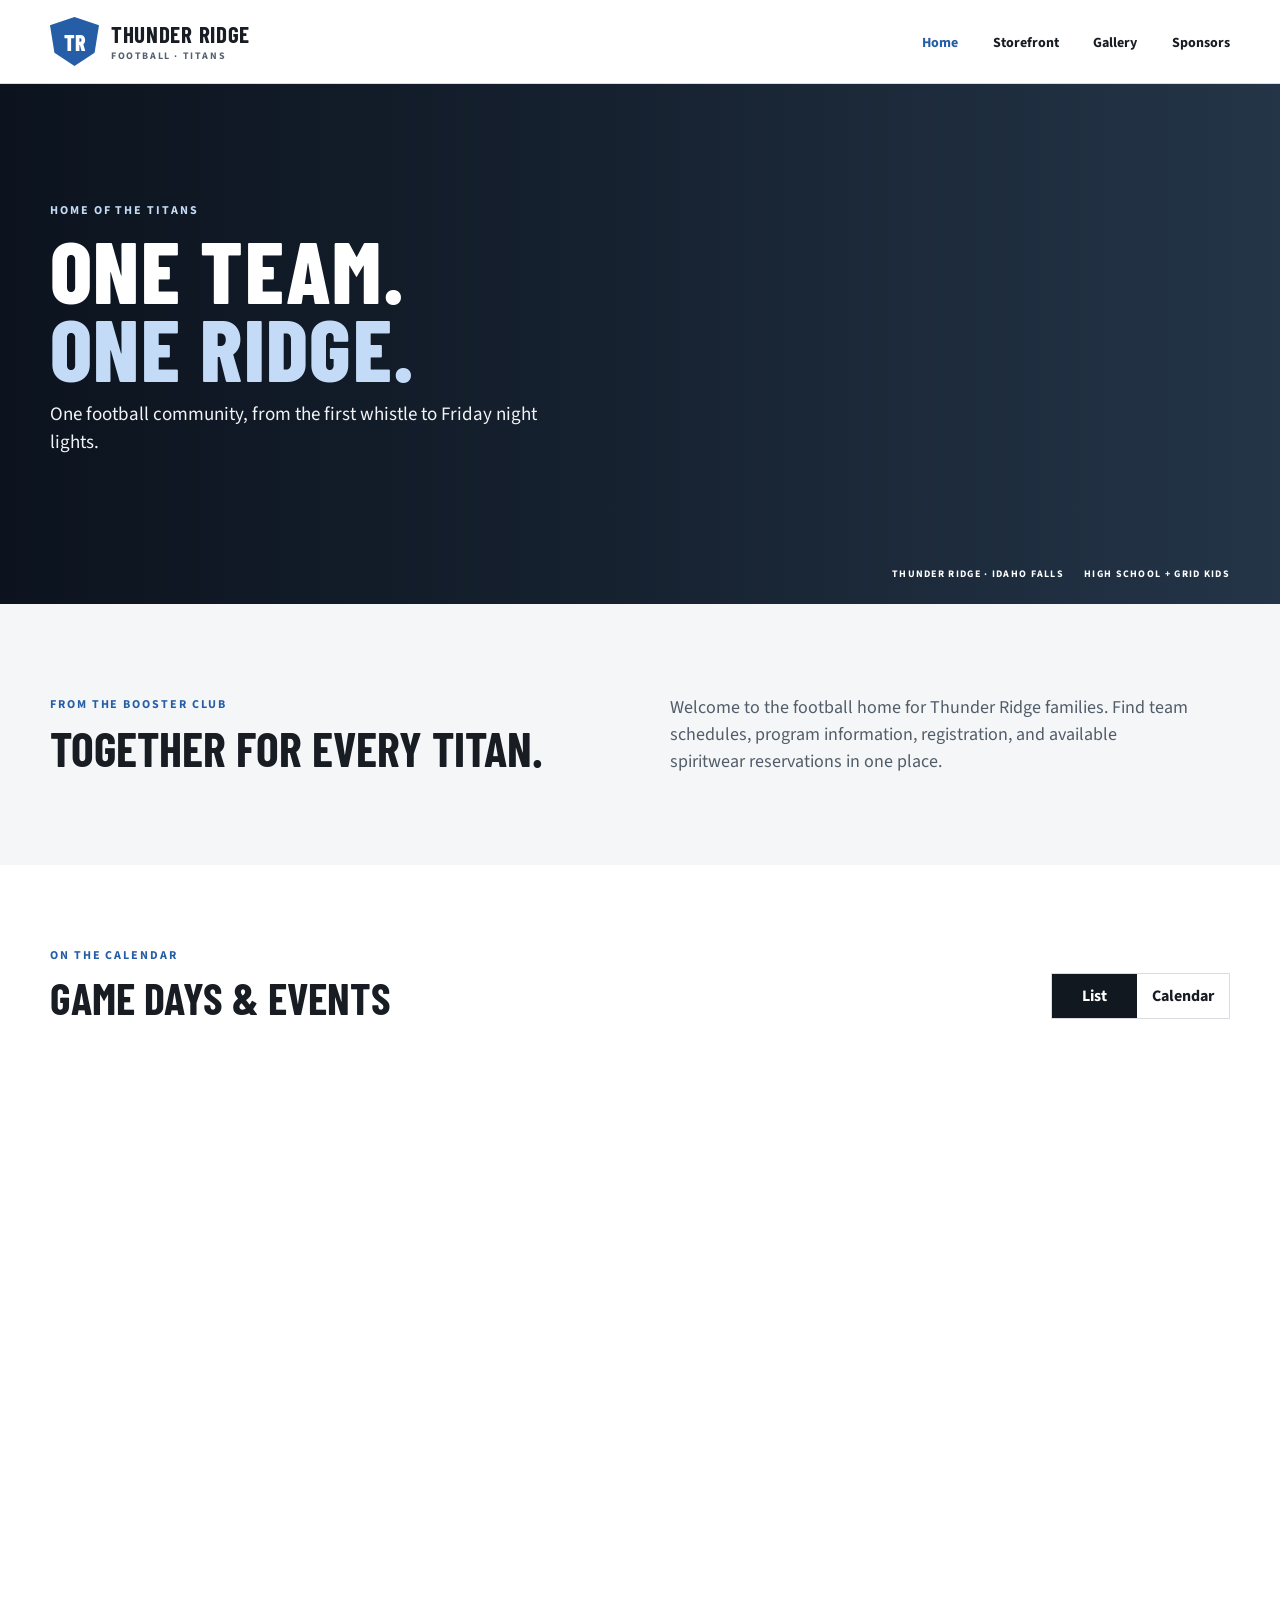
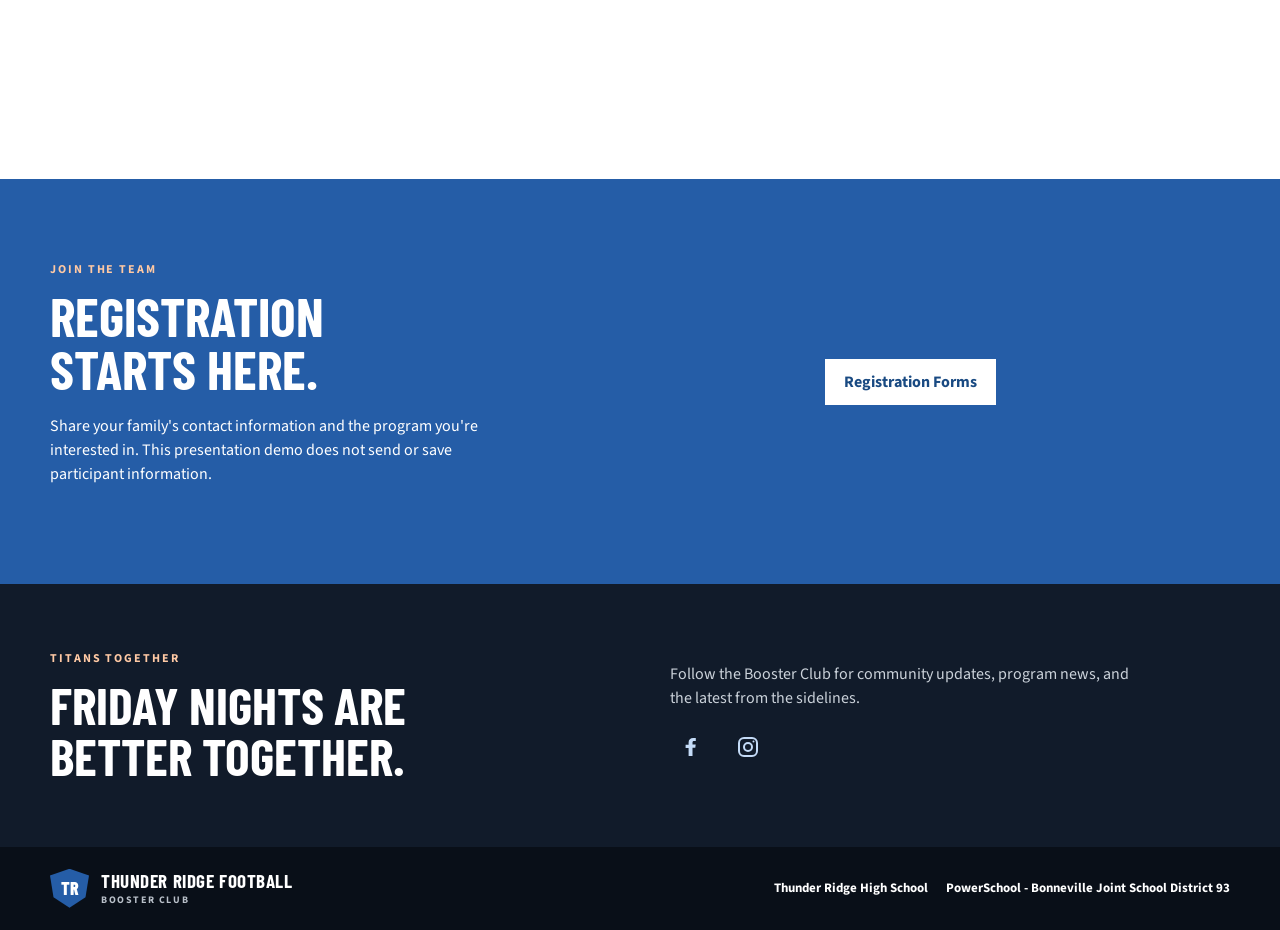
<file: index.html>
<!doctype html>
<html lang="en">
<head>
  <meta charset="utf-8">
  <meta name="viewport" content="width=device-width, initial-scale=1">
  <meta name="theme-color" content="#111b2a">

  <title>Thunder Ridge Football</title>
  <link rel="preconnect" href="https://fonts.googleapis.com">
  <link rel="preconnect" href="https://fonts.gstatic.com" crossorigin>
  <link href="https://fonts.googleapis.com/css2?family=Barlow+Condensed:wght@500;600;700;800&family=Source+Sans+3:wght@400;500;600;700&display=swap" rel="stylesheet">
  <link rel="stylesheet" href="styles.css">
  <link rel="stylesheet" href="all.css">
  <script src="all.js" defer></script>
  <script src="script.js" defer></script>
  <link rel="icon" href="favicon.svg" type="image/svg+xml">
</head>


<body>
  <main id="home">
    <section class="hero" aria-labelledby="hero-title">
      <div class="wrap hero-content">
        <p class="eyebrow">HOME OF THE TITANS</p>
        <h1 id="hero-title">One Team.<br><span>One Ridge.</span></h1>
        <p class="hero-copy">One football community, from the first whistle to Friday night lights.</p>
        <div class="hero-actions">
          <!-- This commented out code will go to the schedule and programs sections of the site. They have not been created yet. -->
          <!-- <a class="button button-light" href="#schedule">Explore schedules</a>
          <a class="hero-link" href="#programs">Meet our programs <span aria-hidden="true">→</span></a> -->
        </div>
      </div>
      <div class="hero-caption"><span>THUNDER RIDGE · IDAHO FALLS</span><span>HIGH SCHOOL + GRID KIDS</span></div>
    </section>

    <section id="updates" class="section announcement-section">
      <div class="wrap announcement-grid"><div>
        <p class="eyebrow dark-eyebrow">FROM THE BOOSTER CLUB</p>
        <h2 id="announcement-title">Together for every Titan.</h2>
      </div>
      <p id="announcement-copy">Welcome to the football home for Thunder Ridge families. Find team schedules, program information, registration, and available spiritwear reservations in one place.</p>
    </div>
    </section>


  <section id="schedule" class="section schedule-section">
      <div class="wrap">
        <div class="section-heading">
          <div>
            <p class="eyebrow dark-eyebrow">ON THE CALENDAR</p>
            <h2>Game days &amp; events</h2>
          </div>
          <div class="view-toggle" role="group" aria-label="Schedule view">
            <button class="is-active" type="button" data-mode="AGENDA" aria-pressed="true">List</button>
            <button type="button" data-mode="MONTH" aria-pressed="false">Calendar</button>
          </div>
        </div>

        <div class="calendar-embed">
          <iframe
            id="calendar-frame"
            src="https://calendar.google.com/calendar/embed?height=600&wkst=1&ctz=America%2FDenver&showPrint=0&src=NTg4YjViMDZiZTBlNjMzNzliZDViODI5OWE1ODdiMzgzOTJjMmI0MzFmOWUzMTc4Y2NlZTYzNWY1M2Y4YzI3ZEBncm91cC5jYWxlbmRhci5nb29nbGUuY29t&src=ZW4udXNhI2hvbGlkYXlAZ3JvdXAudi5jYWxlbmRhci5nb29nbGUuY29t&color=%234285f4&color=%230b8043&showTitle=0&showTz=0&showCalendars=0&mode=AGENDA"
            title="Thunder Ridge Football schedule"
            loading="lazy"
            style="border:0"
            frameborder="0"
            scrolling="no"></iframe>
        </div>
      </div>
    </section>


<!-- <section id="programs" class="section programs-section">
      <div class="wrap">
        <div class="section-heading">
          <div>
            <p class="eyebrow dark-eyebrow">ONE COMMUNITY, ALL AGES</p>
            <h2>Find your team</h2>
          </div>
          <p class="section-intro">Two programs. Eighteen teams. A place for every player to grow.</p>
        </div>

        <div class="program-columns">
          <article class="program-block high-school-block">
            <span class="program-kicker">GRADES 9–12</span>
            <h3>Thunder Ridge<br>High School Football</h3>
            <p>Four grades, two teams at each grade level.</p>
            <div class="grade-list">
              <span>Grade 9 <b>2 teams</b></span>
              <span>Grade 10 <b>2 teams</b></span>
              <span>Grade 11 <b>2 teams</b></span>
              <span>Grade 12 <b>2 teams</b></span>
            </div>
            We don't need this quite yet. We will update this to link to the teams or programs' schedules page.
            <a href="#schedule">View schedules <span aria-hidden="true">→</span></a>
          </article>

          <article class="program-block grid-block">
            <span class="program-kicker">GRADES 4–8</span>
            <h3>Thunder Ridge<br>Grid Kids Football</h3>
            <p>Grid Kids football for grades 4–8 across the participating schools.</p>
            <div class="grade-list">
              <span>Grade 4 <b>2 teams</b></span>
              <span>Grade 5 <b>2 teams</b></span>
              <span>Grade 6 <b>2 teams</b></span>
              <span>Grade 7 <b>2 teams</b></span>
              <span>Grade 8 <b>2 teams</b></span>
            </div>
            We don't need this quite yet. We will update this to link to the teams or programs' schedules page.
            <a href="#schedule">View schedules <span aria-hidden="true">→</span></a>
          </article>
        </div>
      </div>
    </section> -->




    <section id="registration" class="section registration-section">
      <div class="wrap form-layout">
        <div class="form-intro">
          <p class="eyebrow">JOIN THE TEAM</p>
          <h2>Registration starts here.</h2>
          <p>Share your family's contact information and the program you're interested in. This presentation demo does not send or save participant information.</p>
          <!-- <div class="form-note">Registration details and the final submission process are pending confirmation with the club.</div> -->
        </div>

        <div id="box">
        <a href = "https://docs.google.com/forms/d/e/1FAIpQLSeZ1qJvXrP55KNT7GYqI1KfH-Id_S0xqBunU79xiMpXvl-VNA/viewform?usp=publish-editor" id="temp_button" class="button button-red">Registration Forms</a>
        </div>
        
        <!-- <form id="registration-form" class="club-form">
          <div class="form-row">
            <label>Parent or guardian name<input name="guardian" autocomplete="name" required></label>
            <label>Email address<input name="email" type="email" autocomplete="email" required></label>
          </div>
          <div class="form-row">
            <label>Participant name<input name="participant" required></label>
            <label>Program
              <select name="program" required>
                <option value="">Choose a program</option>
                <option>High School Football</option>
                <option>Grid Kids Football</option>
              </select>
            </label>
          </div>
          <label>Grade
            <select name="grade" required>
              <option value="">Choose a grade</option>
              <option>4</option><option>5</option><option>6</option><option>7</option><option>8</option>
              <option>9</option><option>10</option><option>11</option><option>12</option>
            </select>
          </label>
          <button class="button button-red" type="submit">Preview registration</button>
          <p class="form-feedback" aria-live="polite"></p>
        </form> -->
      </div>
    </section>

    <!-- <section id="spiritwear" class="section spirit-section">
      <div class="wrap">
        <div class="section-heading">
          <div>
            <p class="eyebrow dark-eyebrow">SHOW YOUR COLORS</p>
            <h2>Spiritwear reservations</h2>
          </div>
          <p class="section-intro">Reserve gear for pickup. No payment is taken on this website.</p>
        </div>

        <div class="merch-layout">
          <div class="merch-items">
            <article class="merch-item">
              <span class="merch-number">01</span>
              <div><h3>Titans sideline hoodie</h3><p>Adult and youth sizes · Sample item</p></div>
              <span class="merch-price">Reserve</span>
            </article>
            <article class="merch-item">
              <span class="merch-number">02</span>
              <div><h3>Football spirit tee</h3><p>Adult and youth sizes · Sample item</p></div>
              <span class="merch-price">Reserve</span>
            </article>
            <article class="merch-item">
              <span class="merch-number">03</span>
              <div><h3>Grid Kids cap</h3><p>One size · Sample item</p></div>
              <span class="merch-price">Reserve</span>
            </article>
          </div>

          <form id="reservation-form" class="reservation-form">
            <p class="eyebrow dark-eyebrow">RESERVATION REQUEST</p>
            <label>Your name<input name="name" autocomplete="name" required></label>
            <label>Email address<input name="email" type="email" autocomplete="email" required></label>
            <label>Item
              <select name="item" required>
                <option value="">Select an item</option>
                <option>Titans sideline hoodie</option>
                <option>Football spirit tee</option>
                <option>Grid Kids cap</option>
              </select>
            </label>
            <label>Quantity<input name="quantity" type="number" min="1" max="10" value="1" required></label>
            <button class="button button-dark" type="submit">Preview reservation</button>
            <p class="form-note">Reservation only. No checkout or payment.</p>
            <p class="form-feedback" aria-live="polite"></p>
          </form>
        </div>
      </div>
    </section> -->


    <section id="about" class="community-band">
      <div class="wrap community-inner">
        <div>
          <p class="eyebrow">TITANS TOGETHER</p>
          <h2>Friday nights are<br>better together.</h2>
        </div>
        <div>
          <p>Follow the Booster Club for community updates, program news, and the latest from the sidelines.</p>
          <!-- The following social media links connect to the official Facebook and Instagram pages of the Thunder Ridge Football Booster Club. -->
          <a class="social-link" href="https://www.facebook.com/p/Thunder-Ridge-Football-Booster-Club-61588914284261/" target="_blank" rel="noreferrer" aria-label="Facebook" title="Facebook">
            <svg viewBox="0 0 24 24" fill="currentColor" aria-hidden="true"><path d="M13.5 21v-8.2h2.8l.4-3.2h-3.2V7.5c0-.9.3-1.6 1.6-1.6h1.7V3.1c-.3 0-1.4-.1-2.7-.1-2.7 0-4.5 1.6-4.5 4.6v2.1h-3v3.2h3V21h3.9z"/></svg>
          </a>
          <a class="social-link" href="https://www.instagram.com/thunderridge_football/" target="_blank" rel="noreferrer" aria-label="Instagram" title="Instagram">
            <svg viewBox="0 0 24 24" fill="none" aria-hidden="true"><rect x="3" y="3" width="18" height="18" rx="5" stroke="currentColor" stroke-width="2"/><circle cx="12" cy="12" r="4" stroke="currentColor" stroke-width="2"/><circle cx="17.5" cy="6.5" r="1" fill="currentColor"/></svg>
          </a>
        </div>
      </div>
    </section>
    <!-- <section id="admin" class="section admin-section"><div class="wrap admin-wrap"><div class="admin-heading"><div><p class="eyebrow dark-eyebrow">PRESENTATION CONCEPT</p><h2>Content manager preview</h2></div><span class="demo-tag">DEMO ONLY · NO LOGIN</span></div><p>This local preview shows how a club administrator might update announcements. Changes stay in this browser only; this is not a secured or connected admin system.</p><form id="admin-form" class="admin-form"><label>Announcement headline<input name="title" id="admin-title" value="Together for every Titan."></label><label>Announcement text<textarea name="copy" id="admin-copy" rows="3">Welcome to the football home for Thunder Ridge families. Find team schedules, program information, registration, and spiritwear reservations in one place.</textarea></label><button class="button button-dark" type="submit">Update announcement preview</button><p class="form-feedback" aria-live="polite"></p></form></div></section> -->
  </main>
</body>
</html>
</file>
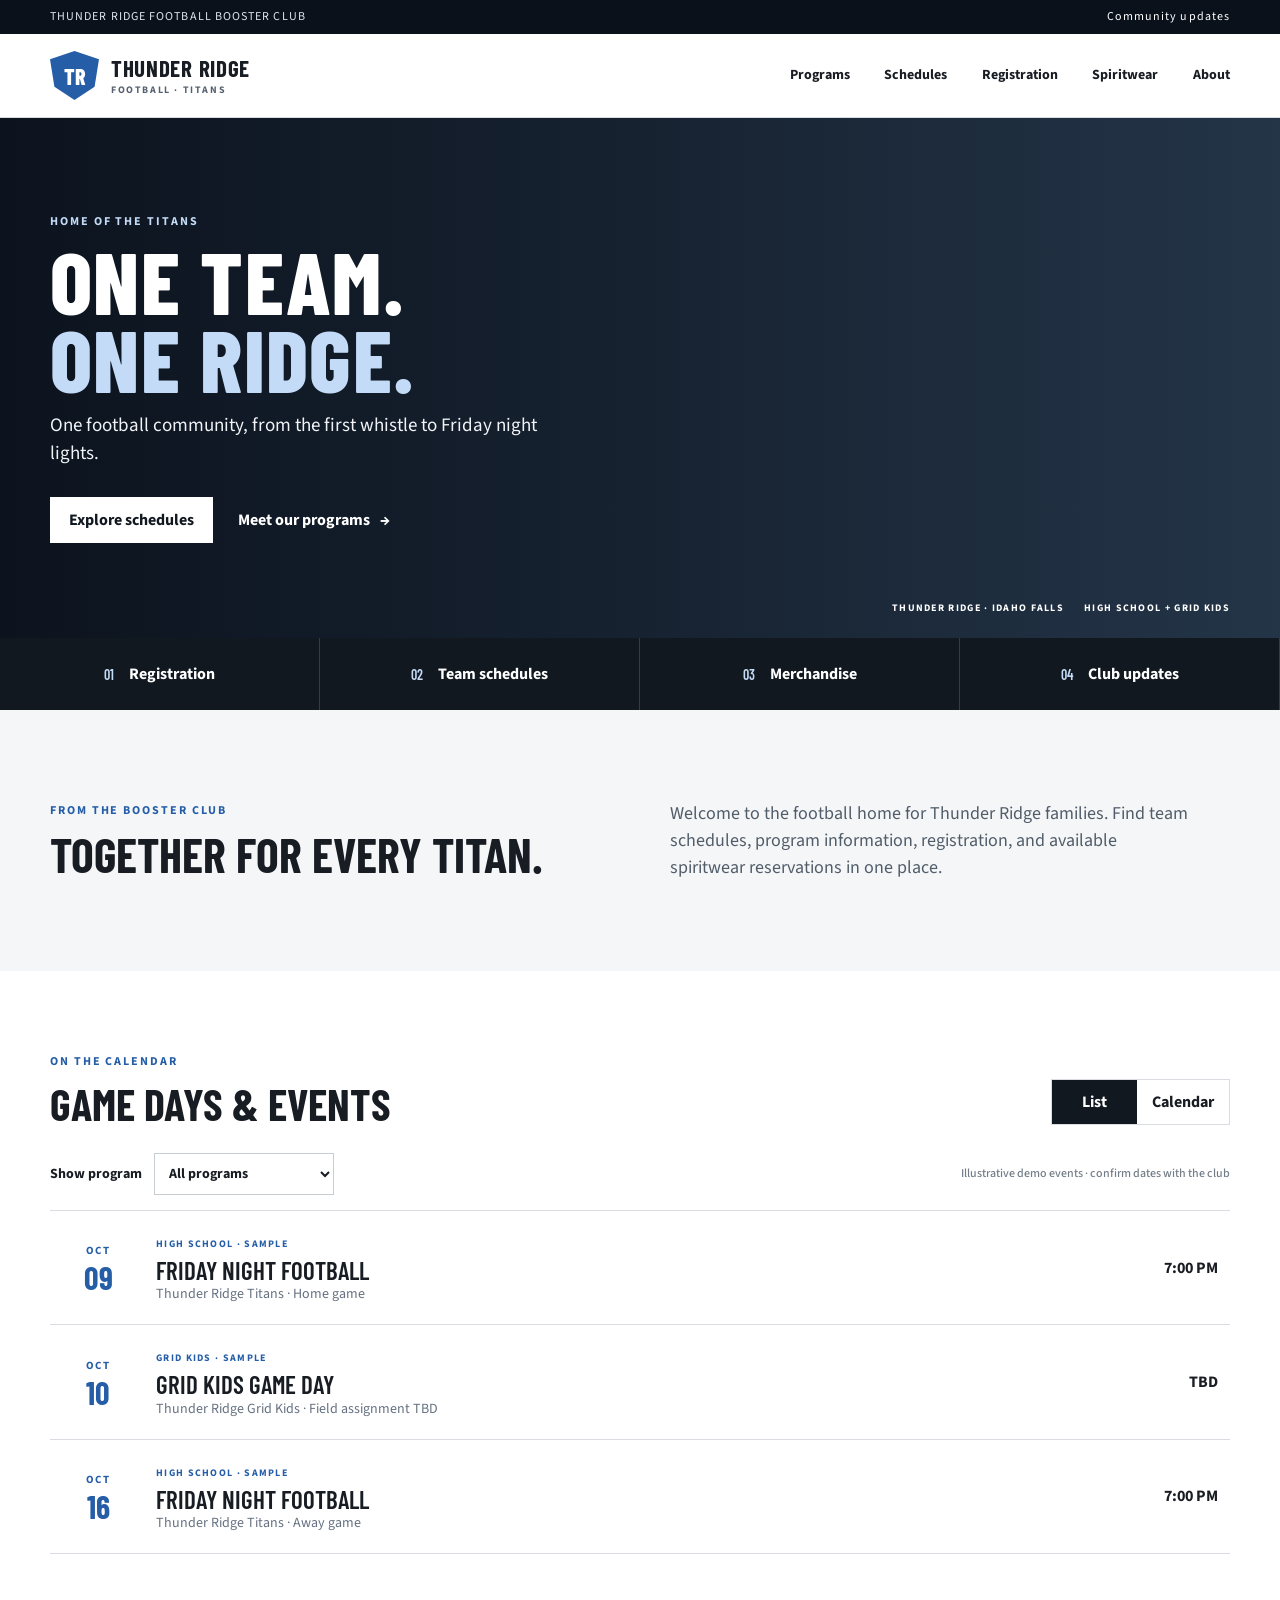
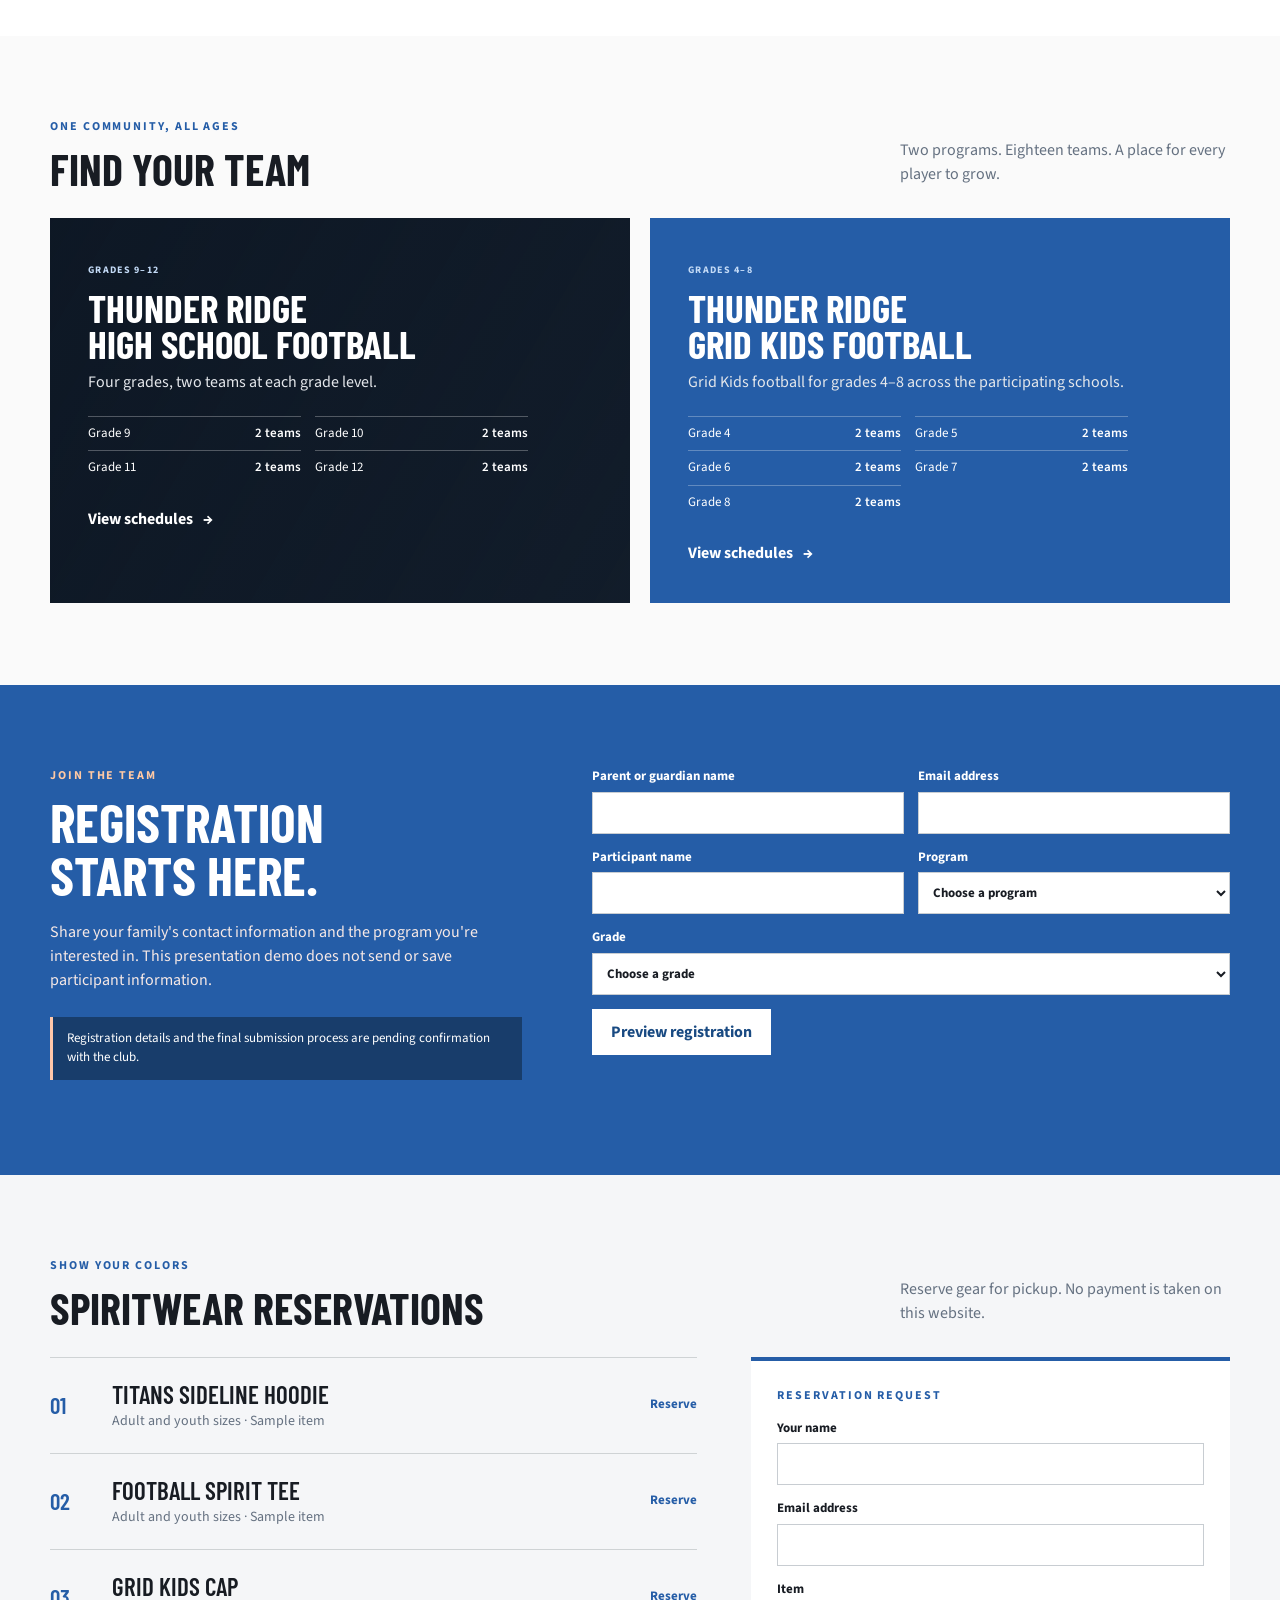
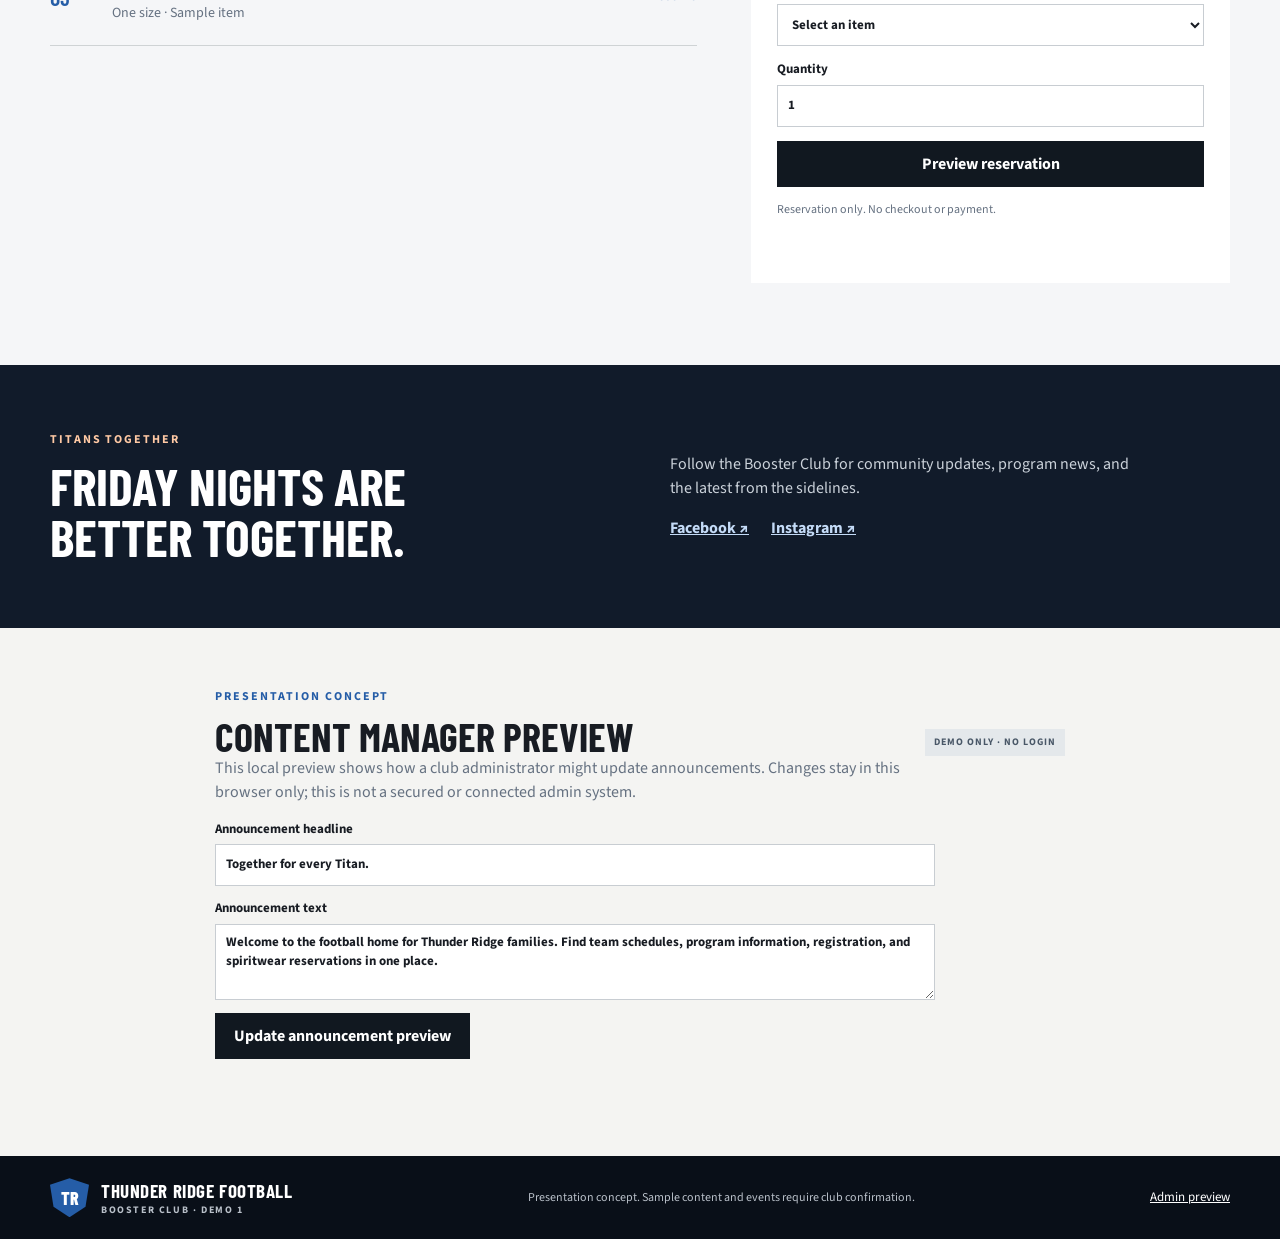
<file: product-development/demos/demo-1-thunderridge-reference/index.html>
<!doctype html>
<html lang="en">
<head>
  <meta charset="utf-8">
  <meta name="viewport" content="width=device-width, initial-scale=1">
  <meta name="theme-color" content="#111b2a">
  <title>Thunder Ridge Football | Demo 1</title>
  <link rel="preconnect" href="https://fonts.googleapis.com">
  <link rel="preconnect" href="https://fonts.gstatic.com" crossorigin>
  <link href="https://fonts.googleapis.com/css2?family=Barlow+Condensed:wght@500;600;700;800&family=Source+Sans+3:wght@400;500;600;700&display=swap" rel="stylesheet">
  <link rel="stylesheet" href="styles.css">
  <script src="script.js" defer></script>
</head>


<body>
  <div class="district-bar"><div class="wrap district-inner"><span>THUNDER RIDGE FOOTBALL BOOSTER CLUB</span><a href="#updates">Community updates</a></div></div>
  <header class="site-header">
    <div class="wrap header-main">
      <a class="brand" href="#home" aria-label="Thunder Ridge Football home"><span class="brand-mark">TR</span><span><strong>THUNDER RIDGE</strong><small>FOOTBALL · TITANS</small></span></a>
      <button class="menu-toggle" type="button" aria-expanded="false" aria-controls="main-nav">Menu</button>
      <nav id="main-nav" class="main-nav" aria-label="Main navigation">
        <a href="#programs">Programs</a><a href="#schedule">Schedules</a><a href="#registration">Registration</a><a href="#spiritwear">Spiritwear</a><a href="#about">About</a>
      </nav>
    </div>
  </header>
  <main id="home">
    <section class="hero" aria-labelledby="hero-title">
      <div class="wrap hero-content">
        <p class="eyebrow">HOME OF THE TITANS</p>
        <h1 id="hero-title">One Team.<br><span>One Ridge.</span></h1>
        <p class="hero-copy">One football community, from the first whistle to Friday night lights.</p>
        <div class="hero-actions"><a class="button button-light" href="#schedule">Explore schedules</a><a class="hero-link" href="#programs">Meet our programs <span aria-hidden="true">→</span></a></div>
      </div>
      <div class="hero-caption"><span>THUNDER RIDGE · IDAHO FALLS</span><span>HIGH SCHOOL + GRID KIDS</span></div>
    </section>
    <div class="quick-strip" aria-label="Quick links"><a href="#registration"><span>01</span>Registration</a><a href="#schedule"><span>02</span>Team schedules</a><a href="#spiritwear"><span>03</span>Merchandise</a><a href="#updates"><span>04</span>Club updates</a></div>
    <section id="updates" class="section announcement-section">
      <div class="wrap announcement-grid"><div><p class="eyebrow dark-eyebrow">FROM THE BOOSTER CLUB</p><h2 id="announcement-title">Together for every Titan.</h2></div><p id="announcement-copy">Welcome to the football home for Thunder Ridge families. Find team schedules, program information, registration, and available spiritwear reservations in one place.</p></div>
    </section>
    <section id="schedule" class="section schedule-section">
      <div class="wrap">
        <div class="section-heading"><div><p class="eyebrow dark-eyebrow">ON THE CALENDAR</p><h2>Game days &amp; events</h2></div><div class="view-toggle" role="group" aria-label="Schedule view"><button class="is-active" type="button" data-view="list" aria-pressed="true">List</button><button type="button" data-view="calendar" aria-pressed="false">Calendar</button></div></div>
        <div class="schedule-controls"><label for="team-filter">Show program</label><select id="team-filter"><option value="all">All programs</option><option value="high-school">High school</option><option value="grid-kids">Grid Kids</option></select><span class="sample-label">Illustrative demo events · confirm dates with the club</span></div>
        <div id="schedule-list" class="schedule-list">
          <article class="event-row" data-program="high-school"><time datetime="2026-10-09"><span>OCT</span><strong>09</strong></time><div><span class="event-type">HIGH SCHOOL · SAMPLE</span><h3>Friday Night Football</h3><p>Thunder Ridge Titans · Home game</p></div><span class="event-time">7:00 PM</span></article>
          <article class="event-row" data-program="grid-kids"><time datetime="2026-10-10"><span>OCT</span><strong>10</strong></time><div><span class="event-type">GRID KIDS · SAMPLE</span><h3>Grid Kids Game Day</h3><p>Thunder Ridge Grid Kids · Field assignment TBD</p></div><span class="event-time">TBD</span></article>
          <article class="event-row" data-program="high-school"><time datetime="2026-10-16"><span>OCT</span><strong>16</strong></time><div><span class="event-type">HIGH SCHOOL · SAMPLE</span><h3>Friday Night Football</h3><p>Thunder Ridge Titans · Away game</p></div><span class="event-time">7:00 PM</span></article>
        </div>
        <div id="schedule-calendar" class="calendar-view" hidden aria-live="polite"></div>
      </div>
    </section>
    <section id="programs" class="section programs-section">
      <div class="wrap">
        <div class="section-heading"><div><p class="eyebrow dark-eyebrow">ONE COMMUNITY, ALL AGES</p><h2>Find your team</h2></div><p class="section-intro">Two programs. Eighteen teams. A place for every player to grow.</p></div>
        <div class="program-columns"><article class="program-block high-school-block"><span class="program-kicker">GRADES 9–12</span><h3>Thunder Ridge<br>High School Football</h3><p>Four grades, two teams at each grade level.</p><div class="grade-list"><span>Grade 9 <b>2 teams</b></span><span>Grade 10 <b>2 teams</b></span><span>Grade 11 <b>2 teams</b></span><span>Grade 12 <b>2 teams</b></span></div><a href="#schedule">View schedules <span aria-hidden="true">→</span></a></article><article class="program-block grid-block"><span class="program-kicker">GRADES 4–8</span><h3>Thunder Ridge<br>Grid Kids Football</h3><p>Grid Kids football for grades 4–8 across the participating schools.</p><div class="grade-list"><span>Grade 4 <b>2 teams</b></span><span>Grade 5 <b>2 teams</b></span><span>Grade 6 <b>2 teams</b></span><span>Grade 7 <b>2 teams</b></span><span>Grade 8 <b>2 teams</b></span></div><a href="#schedule">View schedules <span aria-hidden="true">→</span></a></article></div>
      </div>
    </section>
    <section id="registration" class="section registration-section">
      <div class="wrap form-layout"><div class="form-intro"><p class="eyebrow">JOIN THE TEAM</p><h2>Registration starts here.</h2><p>Share your family's contact information and the program you're interested in. This presentation demo does not send or save participant information.</p><div class="form-note">Registration details and the final submission process are pending confirmation with the club.</div></div><form id="registration-form" class="club-form"><div class="form-row"><label>Parent or guardian name<input name="guardian" autocomplete="name" required></label><label>Email address<input name="email" type="email" autocomplete="email" required></label></div><div class="form-row"><label>Participant name<input name="participant" required></label><label>Program<select name="program" required><option value="">Choose a program</option><option>High School Football</option><option>Grid Kids Football</option></select></label></div><label>Grade<select name="grade" required><option value="">Choose a grade</option><option>4</option><option>5</option><option>6</option><option>7</option><option>8</option><option>9</option><option>10</option><option>11</option><option>12</option></select></label><button class="button button-red" type="submit">Preview registration</button><p class="form-feedback" aria-live="polite"></p></form></div>
    </section>
    <section id="spiritwear" class="section spirit-section">
      <div class="wrap">
        <div class="section-heading"><div><p class="eyebrow dark-eyebrow">SHOW YOUR COLORS</p><h2>Spiritwear reservations</h2></div><p class="section-intro">Reserve gear for pickup. No payment is taken on this website.</p></div>
        <div class="merch-layout"><div class="merch-items"><article class="merch-item"><span class="merch-number">01</span><div><h3>Titans sideline hoodie</h3><p>Adult and youth sizes · Sample item</p></div><span class="merch-price">Reserve</span></article><article class="merch-item"><span class="merch-number">02</span><div><h3>Football spirit tee</h3><p>Adult and youth sizes · Sample item</p></div><span class="merch-price">Reserve</span></article><article class="merch-item"><span class="merch-number">03</span><div><h3>Grid Kids cap</h3><p>One size · Sample item</p></div><span class="merch-price">Reserve</span></article></div><form id="reservation-form" class="reservation-form"><p class="eyebrow dark-eyebrow">RESERVATION REQUEST</p><label>Your name<input name="name" autocomplete="name" required></label><label>Email address<input name="email" type="email" autocomplete="email" required></label><label>Item<select name="item" required><option value="">Select an item</option><option>Titans sideline hoodie</option><option>Football spirit tee</option><option>Grid Kids cap</option></select></label><label>Quantity<input name="quantity" type="number" min="1" max="10" value="1" required></label><button class="button button-dark" type="submit">Preview reservation</button><p class="form-note">Reservation only. No checkout or payment.</p><p class="form-feedback" aria-live="polite"></p></form></div>
      </div>
    </section>
    <section id="about" class="community-band"><div class="wrap community-inner"><div><p class="eyebrow">TITANS TOGETHER</p><h2>Friday nights are<br>better together.</h2></div><div><p>Follow the Booster Club for community updates, program news, and the latest from the sidelines.</p><a href="https://www.facebook.com/p/Thunder-Ridge-Football-Booster-Club-61588914284261/" target="_blank" rel="noreferrer">Facebook <span aria-hidden="true">↗</span></a><a href="https://www.instagram.com/thunderridge_football/" target="_blank" rel="noreferrer">Instagram <span aria-hidden="true">↗</span></a></div></div></section>
    <section id="admin" class="section admin-section"><div class="wrap admin-wrap"><div class="admin-heading"><div><p class="eyebrow dark-eyebrow">PRESENTATION CONCEPT</p><h2>Content manager preview</h2></div><span class="demo-tag">DEMO ONLY · NO LOGIN</span></div><p>This local preview shows how a club administrator might update announcements. Changes stay in this browser only; this is not a secured or connected admin system.</p><form id="admin-form" class="admin-form"><label>Announcement headline<input name="title" id="admin-title" value="Together for every Titan."></label><label>Announcement text<textarea name="copy" id="admin-copy" rows="3">Welcome to the football home for Thunder Ridge families. Find team schedules, program information, registration, and spiritwear reservations in one place.</textarea></label><button class="button button-dark" type="submit">Update announcement preview</button><p class="form-feedback" aria-live="polite"></p></form></div></section>
  </main>
  <footer class="site-footer"><div class="wrap footer-inner"><a class="brand brand-footer" href="#home"><span class="brand-mark">TR</span><span><strong>THUNDER RIDGE FOOTBALL</strong><small>BOOSTER CLUB · DEMO 1</small></span></a><p>Presentation concept. Sample content and events require club confirmation.</p><a href="#admin">Admin preview</a></div></footer>
</body>
</html>
</file>
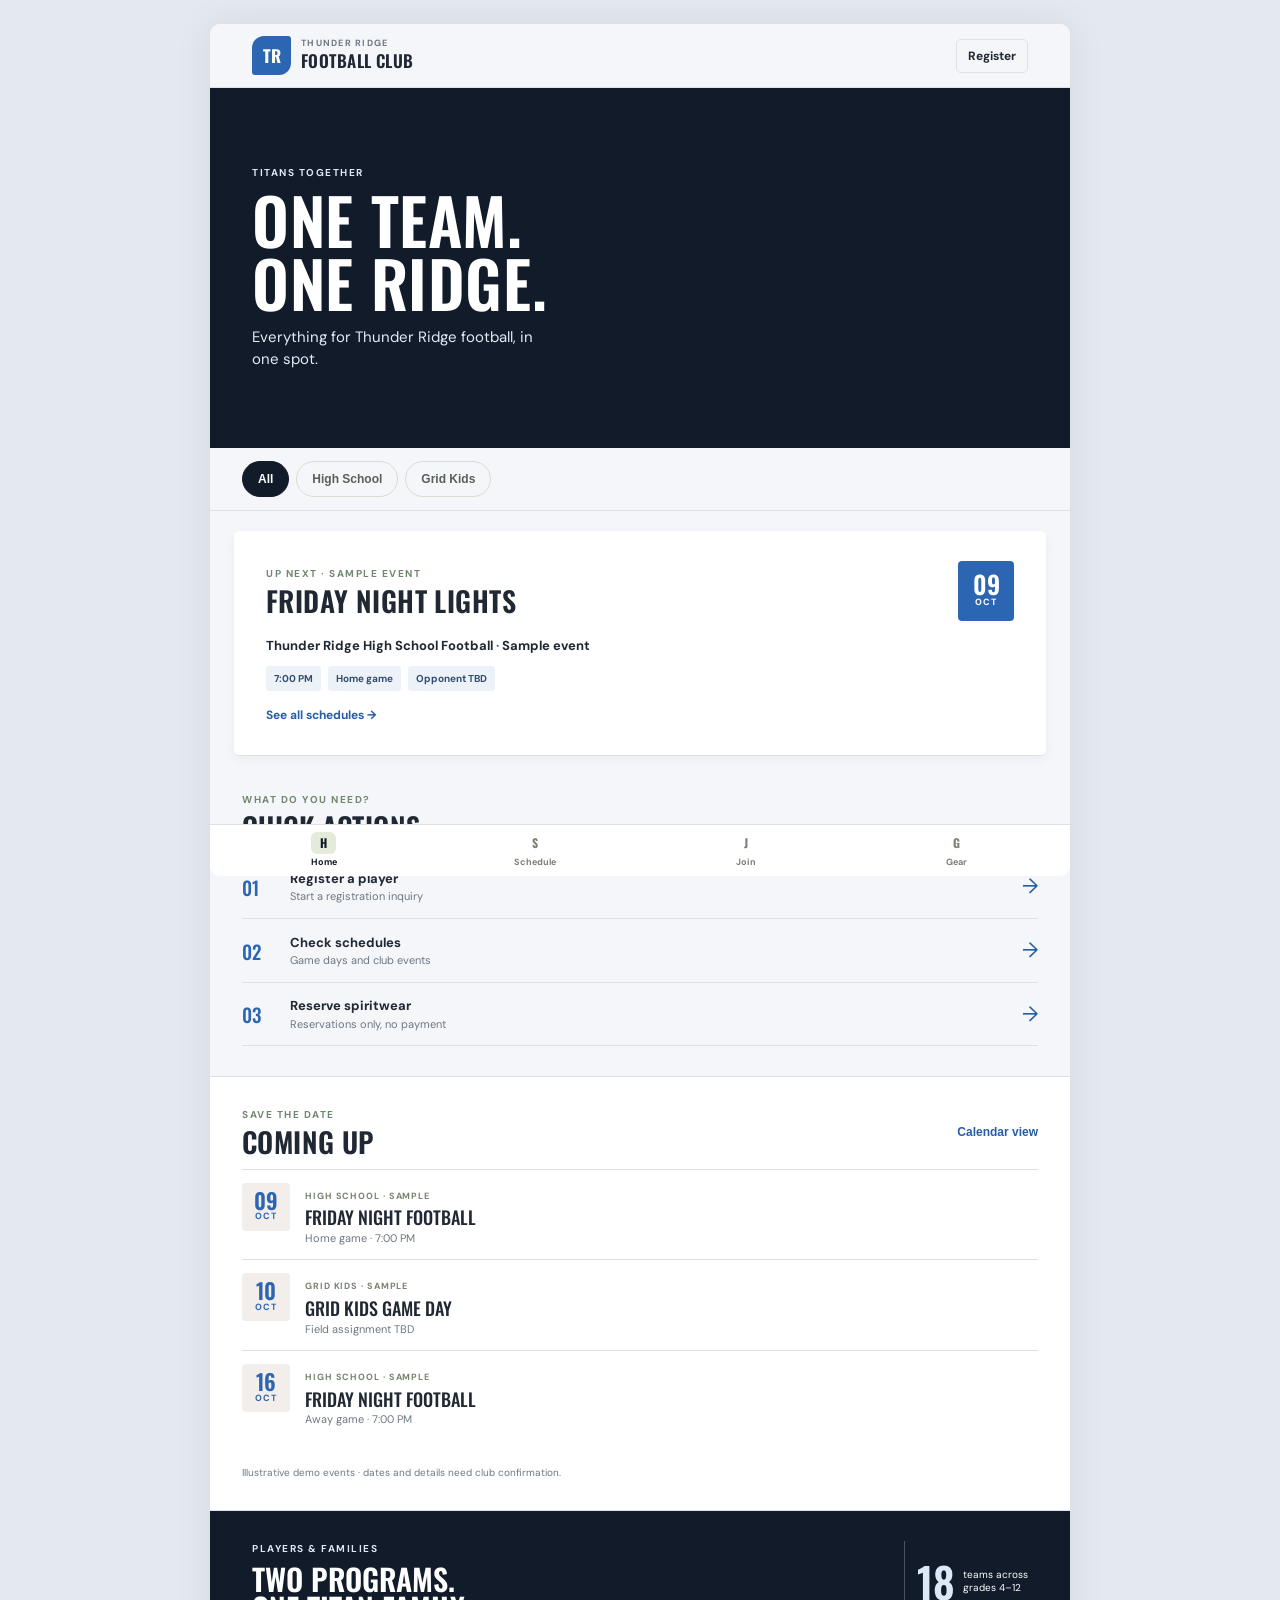
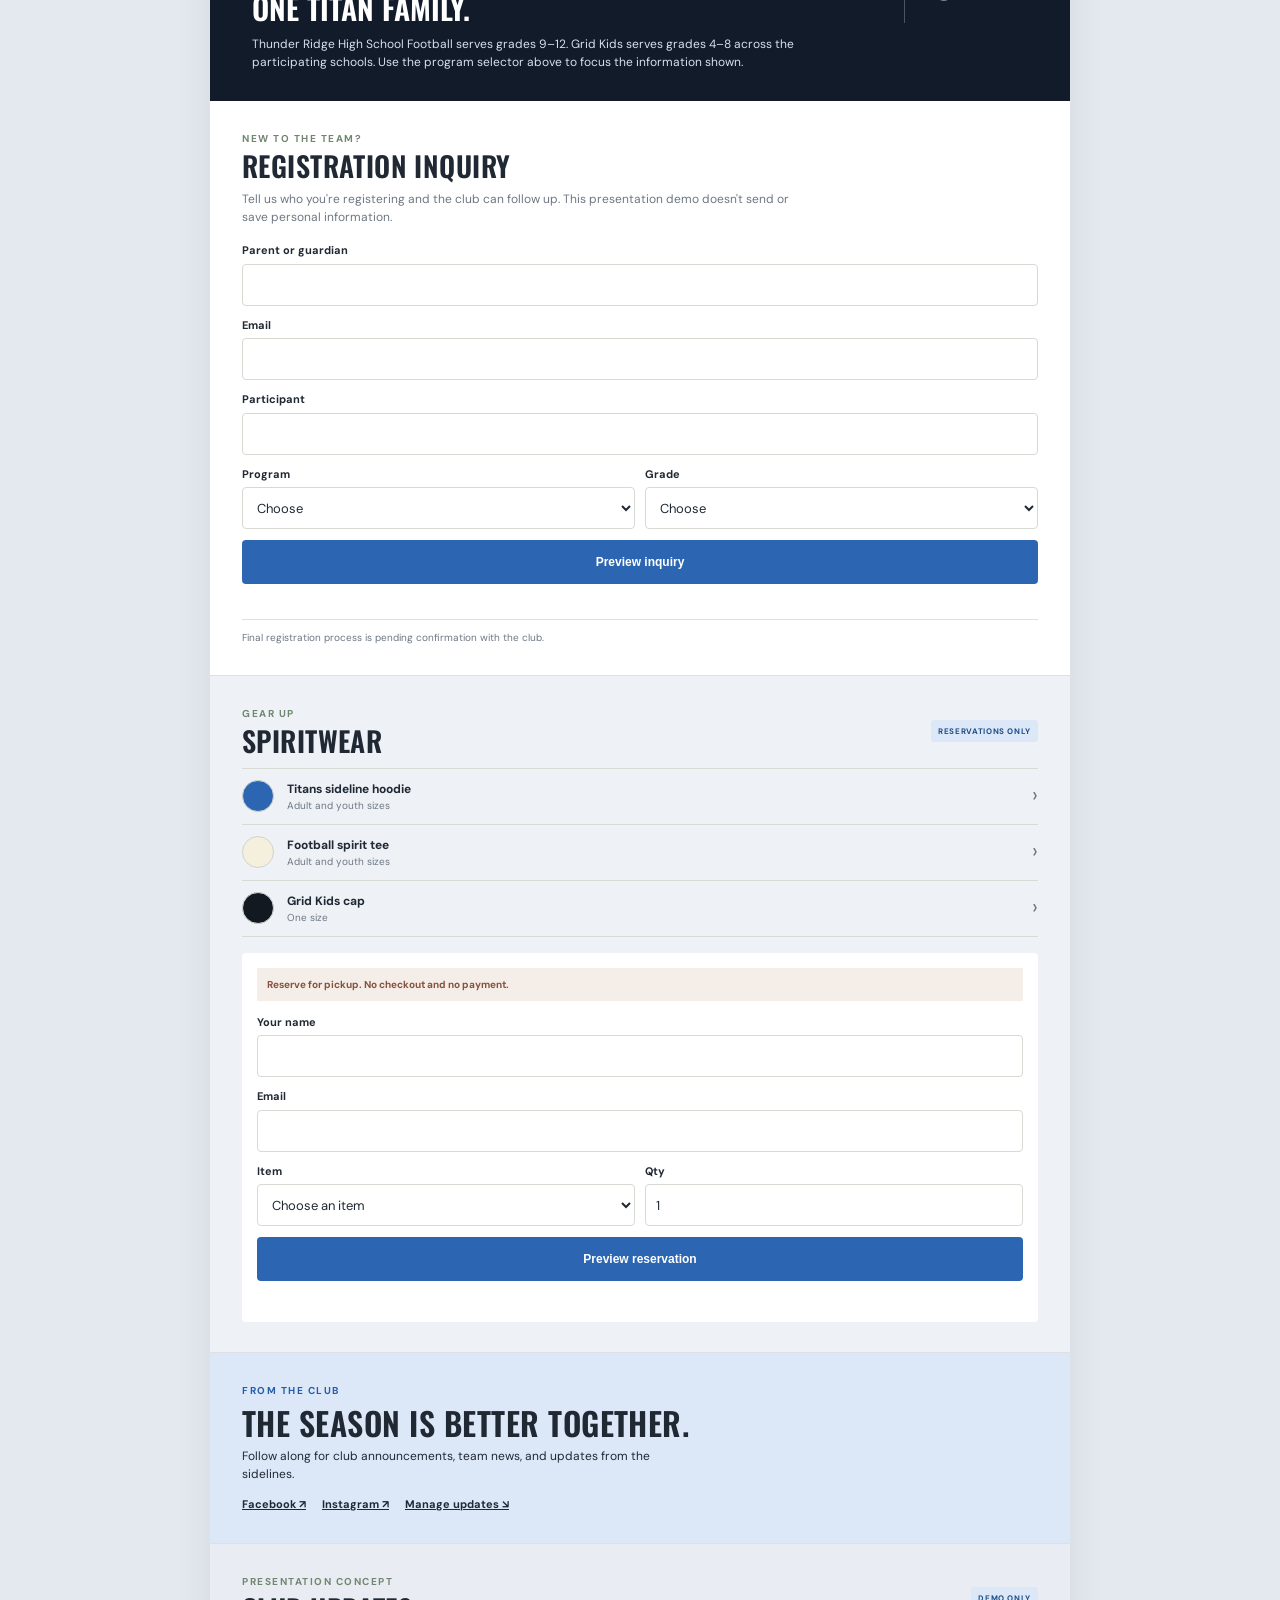
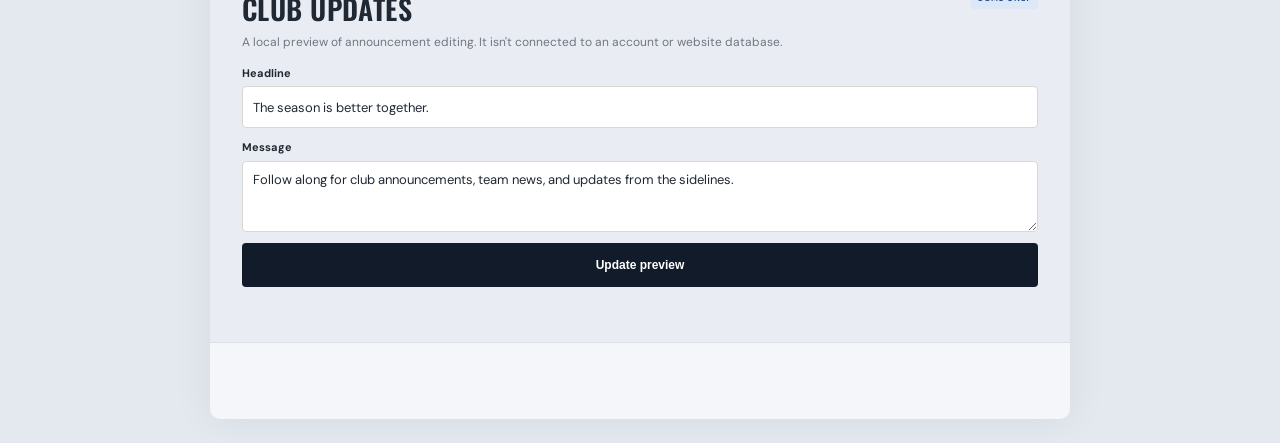
<file: product-development/demos/demo-2-mobile-first/index.html>
<!doctype html>
<html lang="en">
<head>
  <meta charset="utf-8">
  <meta name="viewport" content="width=device-width, initial-scale=1">
  <meta name="theme-color" content="#1b3028">
  <title>Thunder Ridge Football | Demo 2</title>
  <link rel="preconnect" href="https://fonts.googleapis.com">
  <link rel="preconnect" href="https://fonts.gstatic.com" crossorigin>
  <link href="https://fonts.googleapis.com/css2?family=DM+Sans:wght@400;500;600;700&family=Oswald:wght@500;600;700&display=swap" rel="stylesheet">
  <link rel="stylesheet" href="styles.css">
  <script src="script.js" defer></script>
</head>
<body>
  <div class="app-shell">
    <header class="app-header"><a href="#home" class="app-brand" aria-label="Thunder Ridge football home"><span class="brand-symbol">TR</span><span><small>THUNDER RIDGE</small><strong>FOOTBALL CLUB</strong></span></a><a class="header-action" href="#registration">Register</a></header>
    <main id="home">
      <section class="welcome"><div class="welcome-copy"><p class="eyebrow">TITANS TOGETHER</p><h1>One Team.<br>One Ridge.</h1><p>Everything for Thunder Ridge football, in one spot.</p></div><div class="welcome-photo" role="img" aria-label="Football stadium at dusk"></div></section>
      <section class="program-switch" aria-label="Choose a program"><button class="program-choice active" type="button" data-program-choice="all">All</button><button class="program-choice" type="button" data-program-choice="high-school">High School</button><button class="program-choice" type="button" data-program-choice="grid-kids">Grid Kids</button></section>
      <section class="app-section next-up" aria-labelledby="next-title"><div class="section-top"><div><p class="eyebrow">UP NEXT · SAMPLE EVENT</p><h2 id="next-title">Friday night lights</h2></div><span class="date-badge"><b>09</b><small>OCT</small></span></div><p class="event-meta">Thunder Ridge High School Football <span>·</span> Sample event</p><div class="event-details"><span>7:00 PM</span><span>Home game</span><span>Opponent TBD</span></div><a class="text-link" href="#schedule">See all schedules <span aria-hidden="true">→</span></a></section>
      <section class="app-section quick-actions" aria-labelledby="action-title"><div class="section-top"><div><p class="eyebrow">WHAT DO YOU NEED?</p><h2 id="action-title">Quick actions</h2></div></div><div class="action-list"><a href="#registration"><span class="action-index">01</span><span><b>Register a player</b><small>Start a registration inquiry</small></span><span class="chevron" aria-hidden="true">→</span></a><a href="#schedule"><span class="action-index">02</span><span><b>Check schedules</b><small>Game days and club events</small></span><span class="chevron" aria-hidden="true">→</span></a><a href="#spiritwear"><span class="action-index">03</span><span><b>Reserve spiritwear</b><small>Reservations only, no payment</small></span><span class="chevron" aria-hidden="true">→</span></a></div></section>
      <section id="schedule" class="app-section schedule-section" aria-labelledby="schedule-title"><div class="section-top"><div><p class="eyebrow">SAVE THE DATE</p><h2 id="schedule-title">Coming up</h2></div><button class="text-button" type="button" id="calendar-toggle" aria-pressed="false">Calendar view</button></div><div id="mobile-events" class="mobile-events"><article class="mobile-event" data-program="high-school"><time datetime="2026-10-09"><b>09</b><small>OCT</small></time><div><span class="event-label">HIGH SCHOOL · SAMPLE</span><h3>Friday night football</h3><p>Home game · 7:00 PM</p></div></article><article class="mobile-event" data-program="grid-kids"><time datetime="2026-10-10"><b>10</b><small>OCT</small></time><div><span class="event-label">GRID KIDS · SAMPLE</span><h3>Grid Kids game day</h3><p>Field assignment TBD</p></div></article><article class="mobile-event" data-program="high-school"><time datetime="2026-10-16"><b>16</b><small>OCT</small></time><div><span class="event-label">HIGH SCHOOL · SAMPLE</span><h3>Friday night football</h3><p>Away game · 7:00 PM</p></div></article></div><div id="mobile-calendar" class="mobile-calendar" hidden></div><p class="sample-note">Illustrative demo events · dates and details need club confirmation.</p></section>
      <section class="program-summary"><div><p class="eyebrow">PLAYERS &amp; FAMILIES</p><h2>Two programs.<br>One Titan family.</h2></div><div class="program-stat"><strong>18</strong><span>teams across<br>grades 4–12</span></div><p class="program-description">Thunder Ridge High School Football serves grades 9–12. Grid Kids serves grades 4–8 across the participating schools. Use the program selector above to focus the information shown.</p></section>
      <section id="registration" class="app-section form-section"><div class="section-top"><div><p class="eyebrow">NEW TO THE TEAM?</p><h2>Registration inquiry</h2></div></div><p class="section-description">Tell us who you're registering and the club can follow up. This presentation demo doesn't send or save personal information.</p><form id="registration-form" class="app-form"><label>Parent or guardian<input name="guardian" autocomplete="name" required></label><label>Email<input name="email" type="email" autocomplete="email" required></label><label>Participant<input name="participant" required></label><div class="form-split"><label>Program<select name="program" required><option value="">Choose</option><option>High School Football</option><option>Grid Kids Football</option></select></label><label>Grade<select name="grade" required><option value="">Choose</option><option>4</option><option>5</option><option>6</option><option>7</option><option>8</option><option>9</option><option>10</option><option>11</option><option>12</option></select></label></div><button class="primary-button" type="submit">Preview inquiry</button><p class="form-feedback" aria-live="polite"></p></form><p class="micro-note">Final registration process is pending confirmation with the club.</p></section>
      <section id="spiritwear" class="app-section spirit-section"><div class="section-top"><div><p class="eyebrow">GEAR UP</p><h2>Spiritwear</h2></div><span class="reservation-only">RESERVATIONS ONLY</span></div><div class="product-list"><div class="product-row"><span class="product-swatch red"></span><div><b>Titans sideline hoodie</b><small>Adult and youth sizes</small></div><span>›</span></div><div class="product-row"><span class="product-swatch cream"></span><div><b>Football spirit tee</b><small>Adult and youth sizes</small></div><span>›</span></div><div class="product-row"><span class="product-swatch green"></span><div><b>Grid Kids cap</b><small>One size</small></div><span>›</span></div></div><form id="reservation-form" class="app-form reservation-form"><p class="form-callout">Reserve for pickup. No checkout and no payment.</p><label>Your name<input name="name" autocomplete="name" required></label><label>Email<input name="email" type="email" autocomplete="email" required></label><div class="form-split"><label>Item<select name="item" required><option value="">Choose an item</option><option>Titans sideline hoodie</option><option>Football spirit tee</option><option>Grid Kids cap</option></select></label><label>Qty<input name="quantity" type="number" min="1" max="10" value="1" required></label></div><button class="primary-button" type="submit">Preview reservation</button><p class="form-feedback" aria-live="polite"></p></form></section>
      <section id="updates" class="app-section updates-section"><p class="eyebrow">FROM THE CLUB</p><h2 id="announcement-title">The season is better together.</h2><p id="announcement-copy">Follow along for club announcements, team news, and updates from the sidelines.</p><div class="social-links"><a href="https://www.facebook.com/p/Thunder-Ridge-Football-Booster-Club-61588914284261/" target="_blank" rel="noreferrer">Facebook <span aria-hidden="true">↗</span></a><a href="https://www.instagram.com/thunderridge_football/" target="_blank" rel="noreferrer">Instagram <span aria-hidden="true">↗</span></a><a href="#admin">Manage updates <span aria-hidden="true">↘</span></a></div></section>
      <section id="admin" class="app-section admin-section"><div class="section-top"><div><p class="eyebrow">PRESENTATION CONCEPT</p><h2>Club updates</h2></div><span class="demo-chip">DEMO ONLY</span></div><p class="section-description">A local preview of announcement editing. It isn't connected to an account or website database.</p><form id="admin-form" class="app-form"><label>Headline<input name="title" id="admin-title" value="The season is better together."></label><label>Message<textarea name="copy" id="admin-copy" rows="3">Follow along for club announcements, team news, and updates from the sidelines.</textarea></label><button class="secondary-button" type="submit">Update preview</button><p class="form-feedback" aria-live="polite"></p></form></section>
    </main>
    <nav class="bottom-nav" aria-label="Quick navigation"><a class="bottom-link active" href="#home"><span class="nav-glyph">H</span><small>Home</small></a><a class="bottom-link" href="#schedule"><span class="nav-glyph">S</span><small>Schedule</small></a><a class="bottom-link" href="#registration"><span class="nav-glyph">J</span><small>Join</small></a><a class="bottom-link" href="#spiritwear"><span class="nav-glyph">G</span><small>Gear</small></a></nav>
  </div>
</body>
</html>
</file>
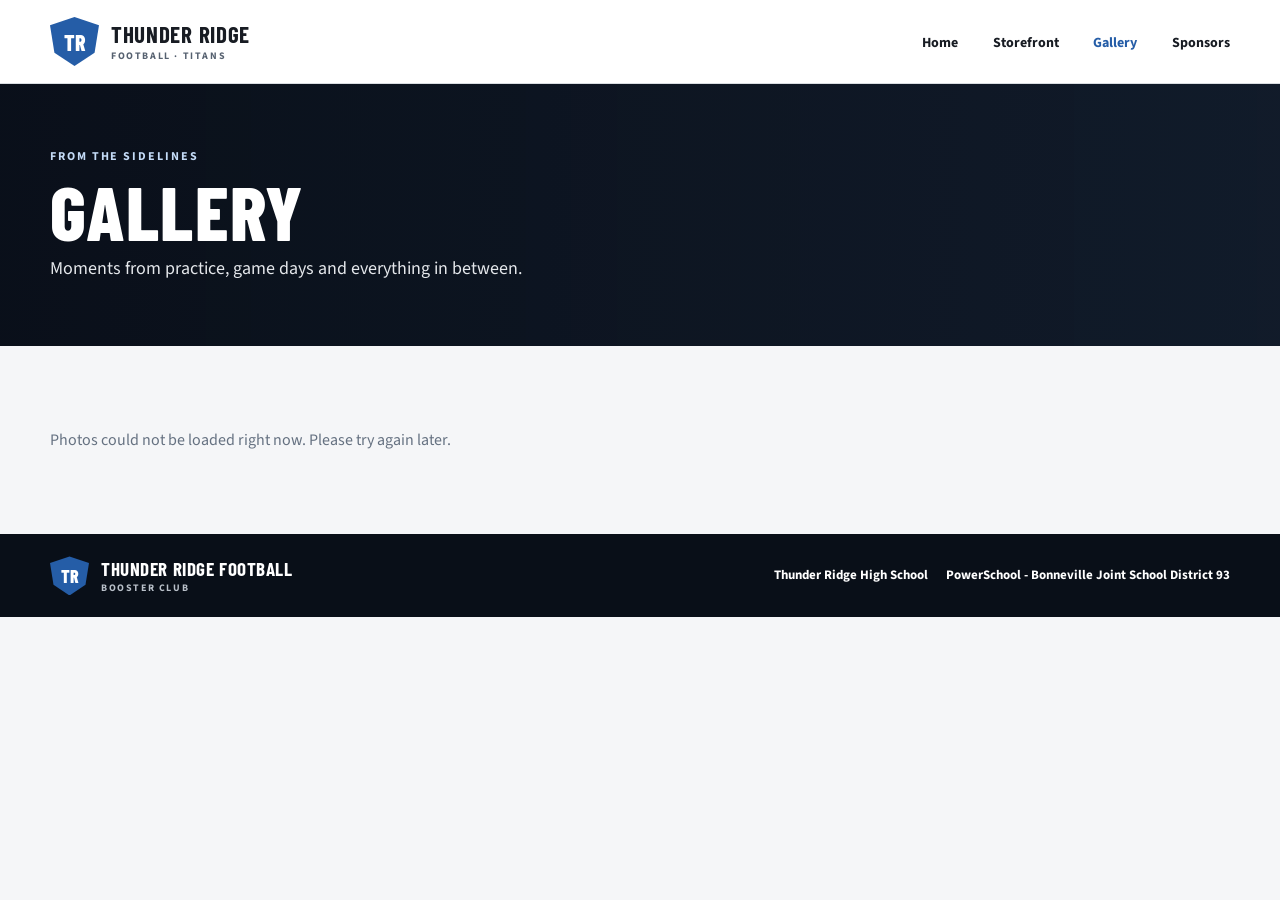
<file: gallary.html>
<!doctype html>
<html lang="en">
<head>
  <meta charset="utf-8">
  <meta name="viewport" content="width=device-width, initial-scale=1">
  <meta name="theme-color" content="#111b2a">

  <title>Gallery · Thunder Ridge Football</title>
  <link rel="preconnect" href="https://fonts.googleapis.com">
  <link rel="preconnect" href="https://fonts.gstatic.com" crossorigin>
  <link href="https://fonts.googleapis.com/css2?family=Barlow+Condensed:wght@500;600;700;800&family=Source+Sans+3:wght@400;500;600;700&display=swap" rel="stylesheet">
  <link rel="stylesheet" href="styles.css">
  <link rel="stylesheet" href="all.css">
  <link rel="stylesheet" href="store.css">
  <link rel="stylesheet" href="gallery.css">
  <script src="all.js" defer></script>
  <script src="gallery.js" defer></script>
  <link rel="icon" href="favicon.svg" type="image/svg+xml">
</head>

<body>
  <main>
    <section class="page-hero" aria-labelledby="gallery-title">
      <div class="wrap">
        <p class="eyebrow">FROM THE SIDELINES</p>
        <h1 id="gallery-title">Gallery</h1>
        <p class="page-hero-copy">Moments from practice, game days and everything in between.</p>
      </div>
    </section>

    <section class="section gallery-section">
      <div class="wrap">
        <div id="gallery-grid" class="gallery-grid" aria-live="polite">
          <p class="gallery-status">Loading photos…</p>
        </div>
      </div>
    </section>
  </main>

  <!-- Enlarged photo viewer -->
  <dialog id="lightbox" class="lightbox" aria-label="Photo viewer">
    <button type="button" class="lightbox-close" aria-label="Close">×</button>
    <button type="button" class="lightbox-nav lightbox-prev" aria-label="Previous photo">‹</button>
    <figure class="lightbox-figure">
      <img id="lightbox-img" alt="">
      <figcaption>
        <span id="lightbox-caption"></span>
        <span id="lightbox-count" class="lightbox-count"></span>
      </figcaption>
    </figure>
    <button type="button" class="lightbox-nav lightbox-next" aria-label="Next photo">›</button>
  </dialog>

</body>
</html>
</file>
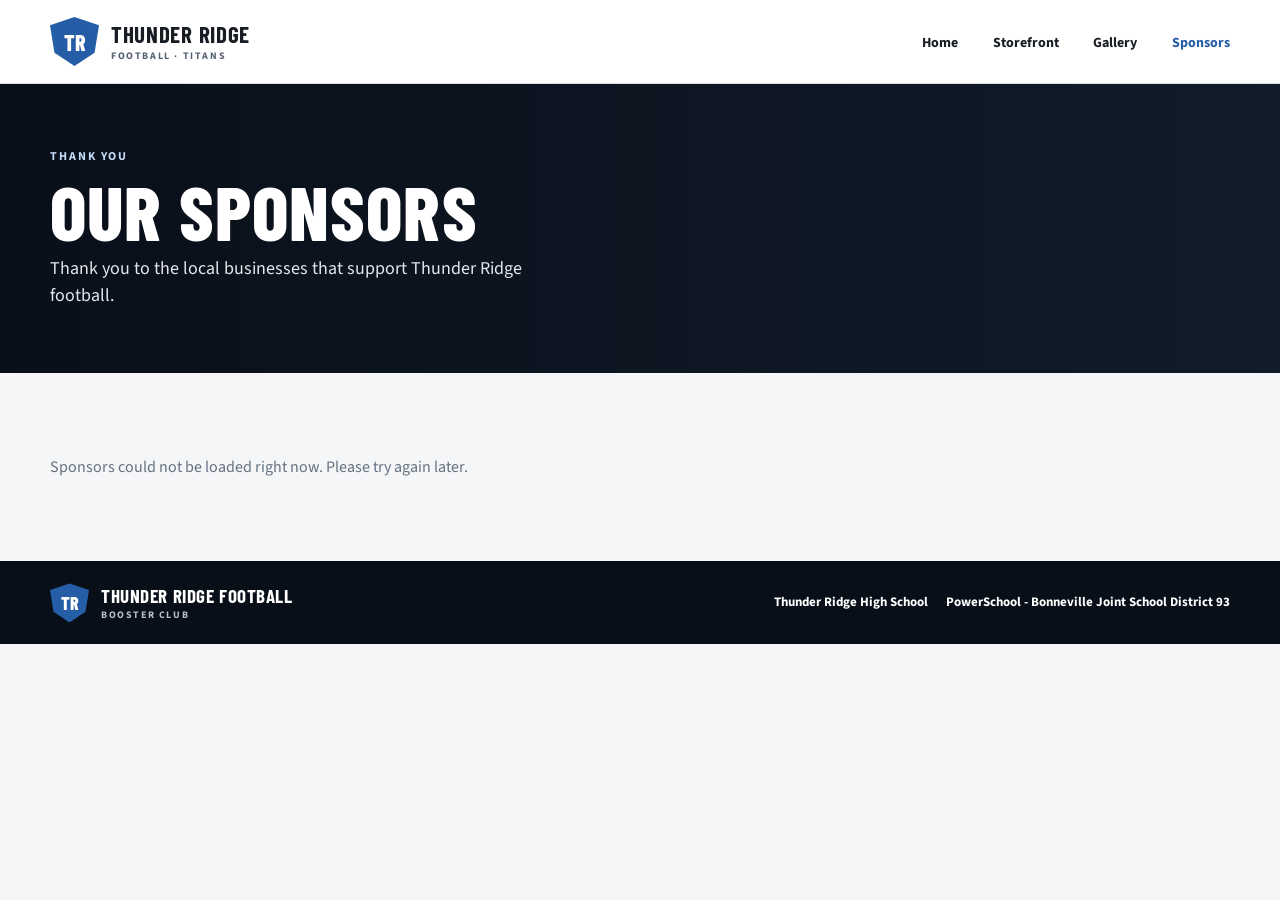
<file: sponsors.html>
<!doctype html>
<html lang="en">
<head>
  <meta charset="utf-8">
  <meta name="viewport" content="width=device-width, initial-scale=1">
  <meta name="theme-color" content="#111b2a">
  <title>Sponsors · Thunder Ridge Football</title>
  <link rel="preconnect" href="https://fonts.googleapis.com">
  <link rel="preconnect" href="https://fonts.gstatic.com" crossorigin>
  <link href="https://fonts.googleapis.com/css2?family=Barlow+Condensed:wght@500;600;700;800&family=Source+Sans+3:wght@400;500;600;700&display=swap" rel="stylesheet">
  <link rel="stylesheet" href="styles.css">
  <link rel="stylesheet" href="all.css">
  <link rel="stylesheet" href="store.css">
  <link rel="stylesheet" href="sponsors.css">
  <script src="all.js" defer></script>
  <script src="sponsors.js" defer></script>
  <link rel="icon" href="favicon.svg" type="image/svg+xml">
</head>

<body data-no-sponsor-bar>
  <main>
    <section class="page-hero" aria-labelledby="sponsors-title">
      <div class="wrap">
        <p class="eyebrow">THANK YOU</p>
        <h1 id="sponsors-title">Our sponsors</h1>
        <p class="page-hero-copy">Thank you to the local businesses that support Thunder Ridge football.</p>
      </div>
    </section>

    <section class="section sponsors-section">
      <div class="wrap">
        <div id="sponsor-grid" class="sponsor-grid" aria-live="polite">
          <p class="sponsor-status">Loading sponsors…</p>
        </div>
      </div>
    </section>
  </main>
</body>
</html>
</file>
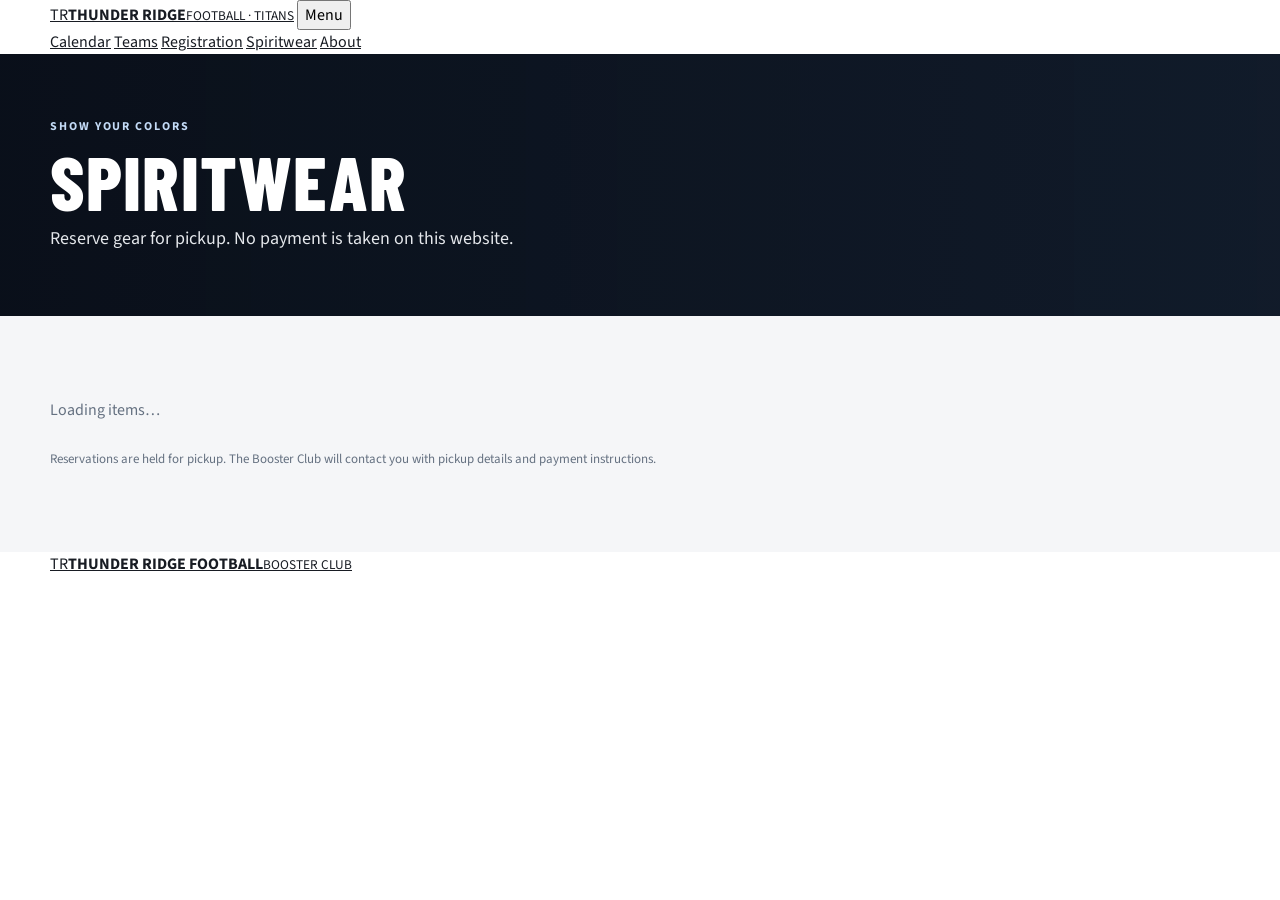
<file: storefromt.html>
<!doctype html>
<html lang="en">
<head>
  <meta charset="utf-8">
  <meta name="viewport" content="width=device-width, initial-scale=1">
  <meta name="theme-color" content="#111b2a">
  <title>Spiritwear · Thunder Ridge Football</title>
  <link rel="preconnect" href="https://fonts.googleapis.com">
  <link rel="preconnect" href="https://fonts.gstatic.com" crossorigin>
  <link href="https://fonts.googleapis.com/css2?family=Barlow+Condensed:wght@500;600;700;800&family=Source+Sans+3:wght@400;500;600;700&display=swap" rel="stylesheet">
  <link rel="stylesheet" href="styles.css">
  <link rel="stylesheet" href="store.css">
  <script src="store.js" defer></script>
  <link rel="icon" href="favicon.svg" type="image/svg+xml">
</head>

<body>
  <header class="site-header">
    <div class="wrap header-main">
      <a class="brand" href="index.html#home" aria-label="Thunder Ridge Football home"><span class="brand-mark">TR</span><span><strong>THUNDER RIDGE</strong><small>FOOTBALL · TITANS</small></span></a>
      <button class="menu-toggle" type="button" aria-expanded="false" aria-controls="main-nav">Menu</button>
      <nav id="main-nav" class="main-nav" aria-label="Main navigation">
        <a href="index.html#schedule">Calendar</a>
        <a href="index.html#programs">Teams</a>
        <a href="index.html#registration">Registration</a>
        <a href="store.html" aria-current="page">Spiritwear</a>
        <a href="index.html#about">About</a>
      </nav>
    </div>
  </header>

  <main>
    <section class="page-hero" aria-labelledby="store-title">
      <div class="wrap">
        <p class="eyebrow">SHOW YOUR COLORS</p>
        <h1 id="store-title">Spiritwear</h1>
        <p class="page-hero-copy">Reserve gear for pickup. No payment is taken on this website.</p>
      </div>
    </section>

    <section class="section store-section">
      <div class="wrap">
        <div id="store-grid" class="store-grid" aria-live="polite">
          <p class="store-status">Loading items…</p>
        </div>
        <p class="store-note">Reservations are held for pickup. The Booster Club will contact you with pickup details and payment instructions.</p>
      </div>
    </section>
  </main>

  <!-- Reservation pop-up -->
  <dialog id="reserve-dialog" class="reserve-dialog" aria-labelledby="reserve-title">
    <form id="reserve-form" class="reserve-form">
      <div class="reserve-head">
        <div>
          <p class="eyebrow dark-eyebrow">RESERVATION REQUEST</p>
          <h2 id="reserve-title">Item</h2>
        </div>
        <button type="button" class="reserve-close" aria-label="Close">×</button>
      </div>

      <label>Your name<input name="name" autocomplete="name" required></label>
      <label>Email address<input name="email" type="email" autocomplete="email" required></label>
      <div class="form-row">
        <label id="size-field">Size<select name="size"></select></label>
        <label>Quantity<input name="quantity" type="number" min="1" max="10" value="1" required></label>
      </div>
      <label>Notes (optional)<input name="notes" placeholder="Player name, number, etc."></label>
      <div class="hp-field" aria-hidden="true">
      <label>Leave this field empty<input name="website" type="text" tabindex="-1" autocomplete="off"></label>
      </div>

      <button class="button button-dark" type="submit">Reserve</button>
      <p class="form-feedback" aria-live="polite"></p>
    </form>
  </dialog>

  <footer class="site-footer"><div class="wrap footer-inner"><a class="brand brand-footer" href="index.html#home"><span class="brand-mark">TR</span><span><strong>THUNDER RIDGE FOOTBALL</strong><small>BOOSTER CLUB</small></span></a></div></footer>
</body>
</html>
</file>
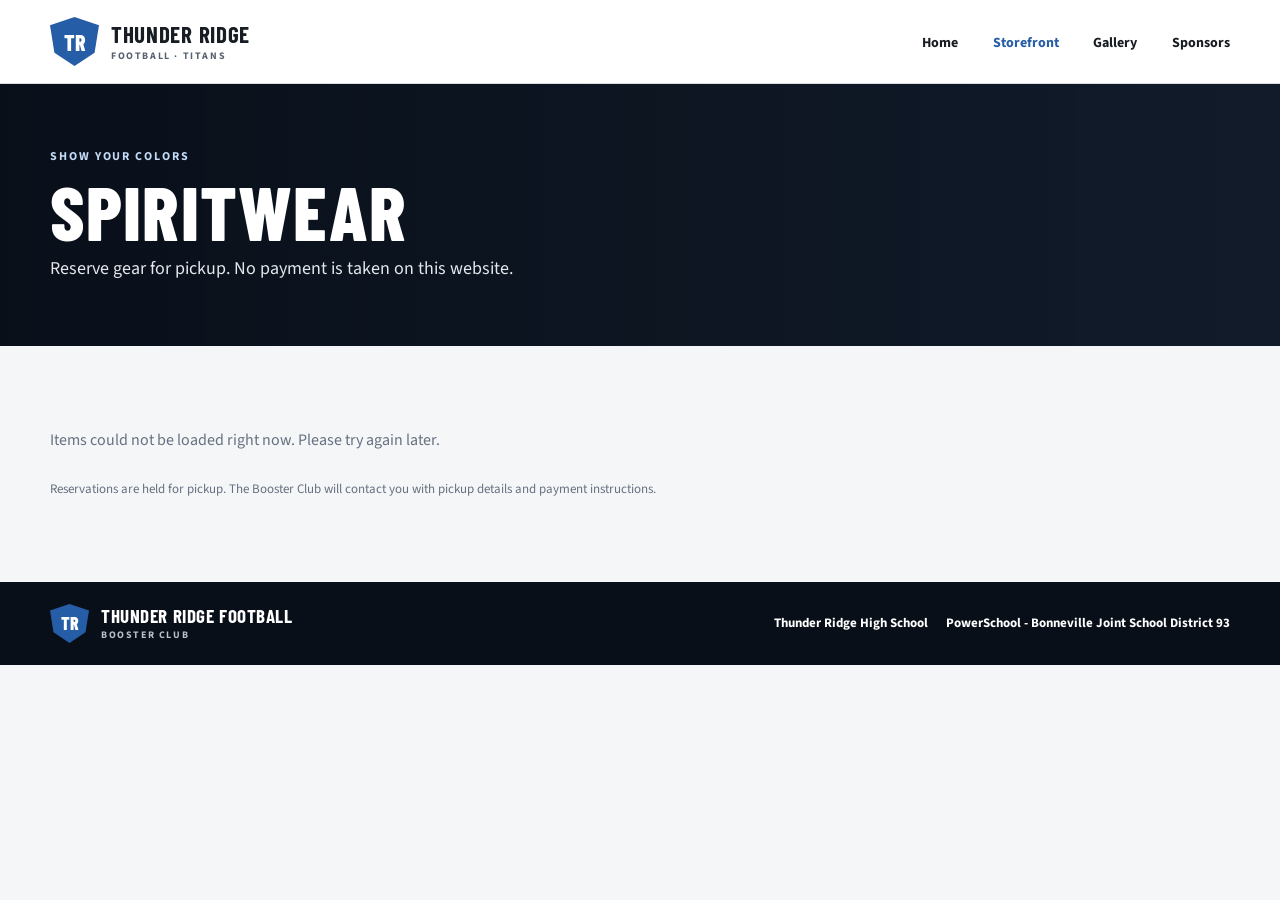
<file: storefront.html>
<!doctype html>
<html lang="en">
<head>
  <meta charset="utf-8">
  <meta name="viewport" content="width=device-width, initial-scale=1">
  <meta name="theme-color" content="#111b2a">
  <title>Spiritwear · Thunder Ridge Football</title>
  <link rel="preconnect" href="https://fonts.googleapis.com">
  <link rel="preconnect" href="https://fonts.gstatic.com" crossorigin>
  <link href="https://fonts.googleapis.com/css2?family=Barlow+Condensed:wght@500;600;700;800&family=Source+Sans+3:wght@400;500;600;700&display=swap" rel="stylesheet">
  <link rel="stylesheet" href="styles.css">
  <link rel="stylesheet" href="all.css">
  <link rel="stylesheet" href="store.css">
  <script src="all.js" defer></script>
  <script src="store.js" defer></script>
  <link rel="icon" href="favicon.svg" type="image/svg+xml">
</head>

<body>
  <main>
    <section class="page-hero" aria-labelledby="store-title">
      <div class="wrap">
        <p class="eyebrow">SHOW YOUR COLORS</p>
        <h1 id="store-title">Spiritwear</h1>
        <p class="page-hero-copy">Reserve gear for pickup. No payment is taken on this website.</p>
      </div>
    </section>

    <section class="section store-section">
      <div class="wrap">
        <div id="store-grid" class="store-grid" aria-live="polite">
          <p class="store-status">Loading items…</p>
        </div>
        <p class="store-note">Reservations are held for pickup. The Booster Club will contact you with pickup details and payment instructions.</p>
      </div>
    </section>
  </main>

  <!-- Reservation list bar (appears once something is added) -->
  <div id="cart-bar" class="cart-bar" hidden>
  <div class="wrap cart-bar-inner">
    <div class="cart-summary">
      <span class="cart-icon" aria-hidden="true">
        <svg viewBox="0 0 24 24" fill="none" stroke="currentColor" stroke-width="2" stroke-linecap="round" stroke-linejoin="round"><circle cx="9" cy="20" r="1.5"/><circle cx="18" cy="20" r="1.5"/><path d="M2 3h3l2.6 12.4a1 1 0 0 0 1 .8h9.6a1 1 0 0 0 1-.8L21 7H6"/></svg>
        <b id="cart-badge" class="cart-badge">0</b>
      </span>
      <span id="cart-count" aria-live="polite"></span>
    </div>
    <button type="button" id="cart-open" class="cart-checkout">
      Review reservation <span aria-hidden="true">→</span>
    </button>
  </div>
</div>

  <!-- Pick size and quantity for one item -->
  <dialog id="add-dialog" class="reserve-dialog" aria-labelledby="add-title">
    <form id="add-form" class="reserve-form">
      <div class="reserve-head">
        <div>
          <p class="eyebrow dark-eyebrow">ADD TO RESERVATION</p>
          <h2 id="add-title">Item</h2>
        </div>
        <button type="button" class="reserve-close" aria-label="Close">×</button>
      </div>
      <div class="form-row">
        <label id="add-size-field">Size<select name="size"></select></label>
        <label>Quantity<input name="quantity" type="number" min="1" max="10" value="1" required></label>
      </div>
      <button class="button button-dark" type="submit">Add to list</button>
      <p class="form-feedback" aria-live="polite"></p>
    </form>
  </dialog>

  <!-- Review the whole list and submit -->
  <dialog id="review-dialog" class="reserve-dialog wide" aria-labelledby="review-title">
    <form id="review-form" class="reserve-form">
      <div class="reserve-head">
        <div>
          <p class="eyebrow dark-eyebrow">RESERVATION REQUEST</p>
          <h2 id="review-title">Your reservation</h2>
        </div>
        <button type="button" class="reserve-close" aria-label="Close">×</button>
      </div>

      <div id="cart-list" class="cart-list"></div>

      <label>Your name<input name="name" autocomplete="name" required></label>
      <label>Email address<input name="email" type="email" autocomplete="email" required></label>
      <label>Notes (optional)<input name="notes" placeholder="Player name, number, etc."></label>

      <div class="hp-field" aria-hidden="true">
        <label>Leave this field empty<input name="website" type="text" tabindex="-1" autocomplete="off"></label>
      </div>

      <button id="review-submit" class="button button-dark" type="submit">Reserve</button>
      <p class="form-feedback" aria-live="polite"></p>
    </form>
  </dialog>
</body>
</html>
</file>
<file: styles.css>
@import url('https://fonts.googleapis.com/css2?family=Barlow+Condensed:wght@500;600;700;800&family=Source+Sans+3:wght@400;500;600;700&display=swap');
:root {
  --ink: #181c23;
  --navy: #111820;
  --titan-blue: #255da7;
  --titan-blue-dark: #194a82;
  --red: var(--titan-blue);
  --red-dark: var(--titan-blue-dark);
  --paper: #f5f6f8;
  --white: #fff;
  --muted: #657181;
  --line: #d9dde1;
  --display: 'Barlow Condensed',Impact,sans-serif;
  --body: 'Source Sans 3',sans-serif;
  --wrap: 1180px;
}

* {
  box-sizing: border-box;
}

html {
  scroll-behavior: smooth;
  scroll-padding-top: 135px;
  background: linear-gradient(to bottom, #fff 0 100vh, #090f18 100vh 100%);
}

body {
  margin: 0;
  color: var(--ink);
  background: linear-gradient(to bottom, #fff 0 100vh, #090f18 100vh 100%);
  font: 16px/1.5 var(--body);
}

main {
  background: #fff;
}

@media (min-width: 801px) {
  main {
    display: flex;
    flex-direction: column;
  }

  main > *:not(.hero):not(.quick-strip) {
    order: 2;
  }

  .hero {
    order: 0;
  }

  .quick-strip {
    order: 1;
  }
}

a {
  color: inherit;
}

button,
  input,
  select,
  textarea {
  font: inherit;
}

.wrap {
  width: min(var(--wrap),calc(100% - 48px));
  margin-inline: auto;
}

.district-bar {
  background: #0a111b;
  color: #dfe5ec;
  font-size: 12px;
  letter-spacing: .09em;
}

.district-inner {
  display: flex;
  align-items: center;
  justify-content: space-between;
  min-height: 34px;
}

.district-bar a {
  text-decoration: none;
  color: #fff;
}

.hero {
  position: relative;
  min-height: 520px;
  display: flex;
  align-items: center;
  color: #fff;
  background: linear-gradient(90deg,rgba(9,15,25,.9) 0%,rgba(9,15,25,.55) 48%,rgba(9,15,25,.08) 100%),url('https://images.unsplash.com/photo-1508098682722-e99c43a406b2?auto=format&fit=crop&w=2000&q=85') center 48%/cover,#26384c;
}

.hero-content {
  padding-block: 90px;
}

.eyebrow {
  margin: 0 0 11px;
  color: #ffc9a4;
  font-size: 12px;
  font-weight: 700;
  letter-spacing: .16em;
}

.hero .eyebrow {
  color: #c4dbf7;
}

.dark-eyebrow {
  color: var(--red);
}

h1,
  h2,
  h3,
  p {
  margin-top: 0;
}

.hero h1 {
  max-width: 680px;
  margin-bottom: 15px;
  font: 800 clamp(54px,7vw,88px)/.88 var(--display);
  letter-spacing: .015em;
  text-transform: uppercase;
}

.hero h1 span {
  color: #c4dbf7;
}

.hero-copy {
  max-width: 510px;
  margin-bottom: 28px;
  color: #f1f3f6;
  font-size: 19px;
}

.hero-actions {
  display: flex;
  align-items: center;
  gap: 25px;
}

.button {
  display: inline-flex;
  justify-content: center;
  align-items: center;
  min-height: 46px;
  padding: 10px 19px;
  border: 0;
  text-decoration: none;
  font-weight: 700;
  cursor: pointer;
  transition: background .18s,transform .18s;
}

.button:hover {
  transform: translateY(-2px);
}

.button-light {
  background: #fff;
  color: var(--navy);
}

.hero-link {
  font-weight: 700;
  text-decoration: none;
}

.hero-link span,
.program-block a span {
  margin-left: 7px;
}

.hero-caption {
  position: absolute;
  right: max(24px,calc((100vw - var(--wrap))/2));
  bottom: 22px;
  display: flex;
  gap: 20px;
  color: #fff;
  font-size: 10px;
  font-weight: 700;
  letter-spacing: .13em;
}

.quick-strip {
  position: sticky;
  top: var(--header-h, 83px);
  z-index: 4;
  background: var(--navy);
  color: #fff;
}

.quick-links {
  display: flex;
}

.quick-links a {
  display: flex;
  flex: 1 1 0;
  align-items: center;
  gap: 15px;
  justify-content: center;
  min-width: 0;
  min-height: 72px;
  border-right: 1px solid #ffffff28;
  text-decoration: none;
  font-weight: 700;
}

.quick-links a:hover {
  background: #1e3046;
}

.quick-links span {
  color: #c4dbf7;
  font: 600 14px var(--display);
}

.page-menu-toggle {
  display: none;
}

.section {
  padding-block: 82px;
}

.announcement-section {
  background: var(--paper);
}

.announcement-grid {
  display: grid;
  grid-template-columns: 1fr 1fr;
  align-items: center;
  gap: 60px;
}

.announcement-grid h2,
.section-heading h2,
.form-intro h2,
.community-band h2,
.admin-heading h2 {
  margin: 0;
  font: 700 48px/.98 var(--display);
  text-transform: uppercase;
}

.announcement-grid>p {
  max-width: 520px;
  margin: 8px 0;
  color: #515d69;
  font-size: 18px;
}

.section-heading {
  display: flex;
  align-items: end;
  justify-content: space-between;
  gap: 30px;
  margin-bottom: 28px;
}

.section-heading h2 {
  font-size: 44px;
}

.view-toggle {
  display: flex;
  border: 1px solid var(--line);
}

.view-toggle button {
  min-width: 85px;
  padding: 10px 15px;
  border: 0;
  background: #fff;
  color: var(--ink);
  font-weight: 700;
  cursor: pointer;
}

.view-toggle button.is-active {
  background: var(--navy);
  color: #fff;
}

.schedule-controls {
  display: flex;
  align-items: center;
  gap: 12px;
  margin-bottom: 15px;
  font-size: 14px;
  font-weight: 700;
}

.schedule-controls select,
.club-form input,
.club-form select,
.reservation-form input,
.reservation-form select,
.admin-form input,
.admin-form textarea {
  min-height: 42px;
  width: 100%;
  border: 1px solid #c8cdd2;
  background: #fff;
  padding: 8px 10px;
  color: var(--ink);
}

.schedule-controls select {
  width: auto;
  min-width: 180px;
}

.sample-label {
  margin-left: auto;
  color: #737d88;
  font-size: 12px;
  font-weight: 500;
}

.event-row {
  display: grid;
  grid-template-columns: 72px 1fr auto;
  align-items: center;
  gap: 22px;
  padding: 19px 12px;
  border-top: 1px solid var(--line);
}

.event-row:last-child {
  border-bottom: 1px solid var(--line);
}

.event-row[hidden] {
  display: none;
}

.event-row time {
  text-align: center;
  color: var(--red);
  font: 700 32px/.9 var(--display);
}

.event-row time span {
  display: block;
  margin-bottom: 5px;
  font: 700 11px var(--body);
  letter-spacing: .12em;
}

.event-type {
  color: var(--red);
  font-size: 10px;
  font-weight: 700;
  letter-spacing: .13em;
}

.event-row h3 {
  margin: 3px 0 1px;
  font: 600 25px/1.05 var(--display);
  text-transform: uppercase;
}

.event-row p {
  margin: 0;
  color: var(--muted);
  font-size: 14px;
}

.event-time {
  font-weight: 700;
}

.calendar-view {
  overflow-x: auto;
}

.calendar-grid {
  display: grid;
  grid-template-columns: repeat(7,minmax(110px,1fr));
  border-left: 1px solid var(--line);
  border-top: 1px solid var(--line);
}

.calendar-cell {
  min-height: 115px;
  padding: 10px;
  border-right: 1px solid var(--line);
  border-bottom: 1px solid var(--line);
  font-size: 12px;
}

.calendar-cell strong {
  display: block;
  margin-bottom: 5px;
  color: var(--red);
}

.calendar-cell span {
  display: block;
  margin: 4px 0;
  padding: 4px;
  background: #edf0f3;
}

.calendar-head {
  min-height: auto;
  background: var(--navy);
  color: #fff;
  font-weight: 700;
}

.programs-section {
  background: #fafafa;
}

.section-intro {
  max-width: 330px;
  margin: 0 0 4px;
  color: var(--muted);
}

.program-columns {
  display: grid;
  grid-template-columns: 1fr 1fr;
  gap: 20px;
}

.program-block {
  position: relative;
  overflow: hidden;
  min-height: 370px;
  padding: 38px;
  color: #fff;
  background: #1a2635;
}

.high-school-block {
  background: linear-gradient(120deg,rgba(13,23,36,.96),rgba(13,23,36,.66)),url('https://images.unsplash.com/photo-1566577739112-5180d4bf9390?auto=format&fit=crop&w=1100&q=80') center/cover,#1a2635;
}

.grid-block {
  background: #255da7;
}

.program-kicker {
  color: #c4dbf7;
}

.program-block h3 {
  margin: 10px 0 7px;
  font: 700 39px/.93 var(--display);
  text-transform: uppercase;
}

.program-block>p {
  margin-bottom: 22px;
  color: #e4e7eb;
}

.grade-list {
  display: grid;
  grid-template-columns: 1fr 1fr;
  gap: 0 14px;
  max-width: 440px;
  margin-bottom: 22px;
}

.grade-list span {
  display: flex;
  justify-content: space-between;
  padding: 7px 0;
  border-top: 1px solid #ffffff46;
  font-size: 13px;
}

.grade-list b {
  font-weight: 600;
}

.program-block>a {
  color: #fff;
  font-weight: 700;
  text-decoration: none;
}

.registration-section {
  background: var(--red);
  color: #fff;
}

.form-layout {
  display: grid;
  grid-template-columns: .85fr 1.15fr;
  gap: 70px;
  align-items: start;
}

#box {
  display: flex;
  align-items: center;
  justify-content: center;
  min-height: 100%;
}

#temp_button {
  margin-top: 0;
}

.form-intro h2 {
  max-width: 420px;
  margin-bottom: 18px;
  font-size: 54px;
}

.form-intro>p:not(.eyebrow) {
  max-width: 440px;
  color: #ffff;
}

.form-note {
  margin-top: 25px;
  padding: 12px 14px;
  border-left: 3px solid #ffc7a9;
  background: #183d6b;
  font-size: 13px;
}

.club-form,
.reservation-form {
  display: grid;
  gap: 14px;
}

.form-row {
  display: grid;
  grid-template-columns: 1fr 1fr;
  gap: 14px;
}

.club-form label,
.reservation-form label,
.admin-form label {
  display: grid;
  gap: 5px;
  font-size: 13px;
  font-weight: 700;
}

.club-form .button {
  justify-self: start;
}

.button-red {
  background: #fff;
  color: var(--red-dark);
}

.form-feedback {
  min-height: 1.5em;
  margin: 0;
  color: #fff;
  font-weight: 700;
}

.spirit-section {
  background: var(--paper);
}

.merch-layout {
  display: grid;
  grid-template-columns: 1.15fr .85fr;
  gap: 54px;
  align-items: start;
}

.merch-item {
  display: grid;
  grid-template-columns: 44px 1fr auto;
  align-items: center;
  gap: 18px;
  padding: 21px 0;
  border-top: 1px solid #cfd3d5;
}

.merch-item:last-child {
  border-bottom: 1px solid #cfd3d5;
}

.merch-number {
  color: var(--red);
  font: 600 23px var(--display);
}

.merch-item h3 {
  margin: 0;
  font: 600 25px var(--display);
  text-transform: uppercase;
}

.merch-item p {
  margin: 2px 0 0;
  color: var(--muted);
  font-size: 14px;
}

.merch-price {
  color: var(--red);
  font-size: 13px;
  font-weight: 700;
}

.reservation-form {
  padding: 26px;
  background: #fff;
  border-top: 4px solid var(--red);
}

.reservation-form .eyebrow {
  margin: 0;
}

.button-dark {
  background: var(--navy);
  color: #fff;
}

.reservation-form .form-note {
  margin: 0;
  padding: 0;
  border: 0;
  background: transparent;
  color: var(--muted);
  font-size: 12px;
}

.reservation-form .form-feedback {
  color: var(--red-dark);
}

.community-band {
  padding-block: 66px;
  background: #111b2a;
  color: #fff;
}

.community-inner {
  display: grid;
  grid-template-columns: 1fr 1fr;
  gap: 60px;
  align-items: center;
}

.community-band h2 {
  font-size: 52px;
}

.community-inner>div:last-child {
  max-width: 460px;
}

.community-inner>div:last-child p {
  color: #cbd2da;
}

.community-inner>div:last-child a {
  display: inline-flex;
  align-items: center;
  justify-content: center;
  width: 42px;
  height: 42px;
  margin-right: 12px;
  color: #c4dbf7;
}

.community-inner>div:last-child a svg {
  display: block;
  width: 24px;
  height: 24px;
}

.admin-section {
  padding-block: 60px;
  background: #f4f4f2;
}

.admin-wrap {
  max-width: 850px;
}

.admin-heading {
  display: flex;
  justify-content: space-between;
  align-items: end;
  gap: 20px;
}

.admin-heading h2 {
  font-size: 40px;
}

.demo-tag {
  padding: 6px 9px;
  background: #e4e8eb;
  color: #495767;
  font-size: 10px;
  font-weight: 700;
  letter-spacing: .1em;
}

.admin-wrap>p {
  max-width: 700px;
  color: var(--muted);
}

.admin-form {
  display: grid;
  gap: 13px;
  max-width: 720px;
}

.admin-form .button {
  justify-self: start;
}

.admin-form .form-feedback {
  color: var(--red-dark);
}

@media (max-width: 800px) {
  .quick-strip {
    top: var(--header-h, 72px);
    min-height: var(--page-menu-collapsed-h, 52px);
  }

  .wrap {
    width: min(var(--wrap),calc(100% - 36px));
  }

  .hero {
    height: calc(100vh - var(--header-h, 72px) - var(--page-menu-collapsed-h, 52px));
    height: calc(100svh - var(--header-h, 72px) - var(--page-menu-collapsed-h, 52px));
    height: calc(100dvh - var(--header-h, 72px) - var(--page-menu-collapsed-h, 52px));
    min-height: 0;
    background-position: 58% center;
  }

  .hero-content {
    padding-block: 28px;
  }

  .hero h1 {
    font-size: clamp(58px, 8.5vw, 72px);
  }

  .hero-copy {
    max-width: 34ch;
    font-size: 19px;
    line-height: 1.35;
  }

  .hero .eyebrow {
    font-size: 14px;
  }

  .hero-caption {
    left: 15px;
    right: 15px;
    top: 14px;
    bottom: auto;
    flex-direction: column;
    gap: 3px;
  }

  .page-menu-toggle {
    display: block;
    width: 100%;
    min-height: var(--page-menu-collapsed-h, 52px);
    padding: 12px 18px;
    border: 0;
    border-bottom: 1px solid #ffffff28;
    background: var(--navy);
    color: #fff;
    text-align: center;
    font: inherit;
    font-weight: 700;
    cursor: pointer;
  }

  .quick-strip {
    display: block;
  }

  .quick-links {
    display: none;
    grid-template-columns: 1fr 1fr;
    padding-block: 0;
  }

  .quick-strip.is-open .quick-links {
    display: grid;
  }

  .quick-links a {
    justify-content: flex-start;
    padding-left: 22px;
    min-height: 60px;
    border-right: 0;
  }

  .announcement-grid,
    .community-inner {
    grid-template-columns: 1fr;
    gap: 20px;
  }

  .section {
    padding-block: 63px;
  }

  .section-heading {
    align-items: start;
    flex-direction: column;
    gap: 15px;
  }

  .section-intro {
    max-width: 500px;
  }

  .form-layout,
    .merch-layout {
    grid-template-columns: 1fr;
    gap: 32px;
  }

  .program-columns {
    gap: 12px;
  }

  .program-block {
    padding: 28px 22px;
  }

  .form-intro h2 {
    font-size: 48px;
  }
}

@media (max-width: 560px) {
  .wrap {
    width: calc(100% - 30px);
  }

  .district-inner {
    font-size: 9px;
  }

  .district-inner a {
    font-size: 10px;
  }

  .hero {
    height: calc(100vh - var(--header-h, 72px) - var(--page-menu-collapsed-h, 52px));
    height: calc(100svh - var(--header-h, 72px) - var(--page-menu-collapsed-h, 52px));
    height: calc(100dvh - var(--header-h, 72px) - var(--page-menu-collapsed-h, 52px));
    min-height: 0;
    background-position: 62% center;
  }

  .hero-content {
    width: calc(100% - 40px);
    padding-block: 52px 24px;
  }

  .hero h1 {
    max-width: 100%;
    font-size: clamp(60px, 17vw, 70px);
  }

  .hero-copy {
    max-width: 34ch;
    margin-bottom: 18px;
    font-size: 19px;
    line-height: 1.35;
  }

  .hero-actions {
    align-items: flex-start;
    flex-direction: column;
    gap: 13px;
  }

  .hero-caption {
    font-size: 9px;
  }

  .quick-links a {
    gap: 9px;
    padding-left: 12px;
    font-size: 13px;
  }

  .section-heading h2,
    .announcement-grid h2 {
    font-size: 39px;
  }

  .schedule-controls {
    align-items: flex-start;
    flex-wrap: wrap;
  }

  .schedule-controls select {
    min-width: 145px;
  }

  .sample-label {
    width: 100%;
    margin-left: 0;
  }

  .event-row {
    grid-template-columns: 52px 1fr;
    gap: 13px;
    padding: 15px 0;
  }

  .event-row time {
    font-size: 28px;
  }

  .event-time {
    grid-column: 2;
    margin-top: -9px;
    font-size: 12px;
  }

  .program-columns {
    grid-template-columns: 1fr;
  }

  .program-block {
    min-height: 0;
  }

  .grade-list {
    max-width: none;
  }

  .form-row {
    grid-template-columns: 1fr;
  }

  .form-intro h2 {
    font-size: 46px;
  }

  .merch-item {
    grid-template-columns: 30px 1fr auto;
    gap: 10px;
  }

  .merch-item h3 {
    font-size: 22px;
  }

  .merch-item p {
    font-size: 12px;
  }

  .merch-price {
    font-size: 11px;
  }

  .community-band h2 {
    font-size: 45px;
  }

  .admin-heading {
    align-items: start;
    flex-direction: column;
  }

  .calendar-grid {
    grid-template-columns: repeat(7,minmax(88px,1fr));
  }
}

@media (prefers-reduced-motion: reduce) {
  html {
    scroll-behavior: auto;
  }

  *,
  *::before,
  *::after {
    transition: none!important;
  }
}

.calendar-embed {
  position: relative;
  width: 100%;
  background: #fff;
  border-radius: 8px;
  overflow: hidden;
}

.calendar-embed iframe {
  display: block;
  width: 100%;
  height: 650px;
  border: 0;
}

@media (max-width: 700px) {
  .calendar-embed iframe {
    height: 520px;
  }
}


/* ===== Multi-item reservation ===== */

.reserve-dialog.wide {
  width: min(540px, calc(100% - 30px));
}

/* Bar at the bottom of the screen */
.cart-bar {
  position: fixed;
  left: 0;
  right: 0;
  bottom: 0;
  z-index: 6;
  display: flex;
  align-items: center;
  justify-content: space-between;
  gap: 16px;
  padding: 12px max(18px, calc((100vw - var(--wrap)) / 2));
  background: var(--navy);
  color: #fff;
  font-weight: 700;
  box-shadow: 0 -4px 18px rgba(9, 15, 25, .25);
}

.cart-bar[hidden] {
  display: none;
}

body.has-cart main {
  padding-bottom: 72px;
}

/* List inside the review dialog */
.cart-list {
  display: grid;
}

.cart-empty {
  margin: 0;
  color: var(--muted);
}

.cart-line {
  display: grid;
  grid-template-columns: 1fr auto;
  align-items: center;
  gap: 6px 14px;
  padding: 12px 0;
  border-top: 1px solid var(--line);
}

.cart-line:last-child {
  border-bottom: 1px solid var(--line);
}

.cart-line-name strong {
  display: block;
  font: 600 20px/1.05 var(--display);
  text-transform: uppercase;
}

.cart-line-name small {
  color: var(--muted);
  font-size: 13px;
}

.cart-line-controls {
  display: flex;
  align-items: center;
  gap: 8px;
}

.qty-btn {
  width: 32px;
  height: 32px;
  border: 1px solid #c8cdd2;
  background: #fff;
  color: var(--ink);
  font-size: 18px;
  line-height: 1;
  cursor: pointer;
}

.qty-btn:hover {
  background: var(--paper);
}

.qty-value {
  min-width: 22px;
  text-align: center;
  font-weight: 700;
}

.cart-remove {
  margin-left: 6px;
  border: 0;
  background: none;
  color: var(--red);
  font-size: 13px;
  font-weight: 700;
  text-decoration: underline;
  cursor: pointer;
}
</file>
<file: all.css>
/* Shared header and footer styles used by every site page. */

/* Header layout, brand mark, and primary navigation. */
.site-header {
  position: sticky;
  top: 0;
  z-index: 5;
  background: #fff;
  border-bottom: 1px solid var(--line);
}

.header-main {
  display: flex;
  align-items: center;
  justify-content: space-between;
  min-height: 83px;
  gap: 28px;
}

.brand {
  display: flex;
  align-items: center;
  gap: 12px;
  text-decoration: none;
  line-height: 1;
}

.brand-mark {
  display: grid;
  place-items: center;
  width: 49px;
  aspect-ratio: 1;
  color: #fff;
  background: var(--red);
  font: 800 22px var(--display);
  clip-path: polygon(50% 0,100% 17%,91% 73%,50% 100%,9% 73%,0 17%);
}

.brand strong,
.brand small {
  display: block;
}

.brand strong {
  font: 700 23px/1 var(--display);
  letter-spacing: .03em;
}

.brand small {
  margin-top: 5px;
  color: #566170;
  font-size: 10px;
  font-weight: 700;
  letter-spacing: .16em;
}

.main-nav {
  display: flex;
  align-items: center;
  gap: clamp(16px,2.7vw,38px);
}

.main-nav a {
  text-decoration: none;
  font-size: 14px;
  font-weight: 700;
}

.main-nav a:hover,
.main-nav a:focus-visible,
.main-nav a[aria-current="page"] {
  color: var(--red);
}

.menu-toggle {
  display: none;
}

.site-nav-item {
  position: relative;
}

.page-nav-group {
  position: absolute;
  z-index: 40;
  top: 100%;
  left: 0;
  display: none;
  min-width: 230px;
  overflow: hidden;
  border-radius: 0 0 5px 5px;
  background: var(--titan-blue);
  box-shadow: 0 12px 24px #10182730;
}

.site-nav-item:hover > .page-nav-group,
.site-nav-item:focus-within > .page-nav-group {
  display: block;
}

.page-nav-group .quick-links {
  display: grid;
  grid-template-columns: 1fr;
}

.page-nav-group .quick-links a {
  justify-content: flex-start;
  min-height: 46px;
  padding: 10px 15px;
  border: 0;
  border-top: 1px solid #ffffff28;
  color: #fff;
  white-space: nowrap;
}

.page-nav-group .quick-links a:hover,
.page-nav-group .quick-links a:focus-visible {
  background: var(--titan-blue-dark);
}

.page-nav-group .quick-links span {
  min-width: 20px;
  color: #dceaff;
}

.mobile-drawer,
.drawer-backdrop {
  display: none;
}

/* Shared branded footer and external school links. */
.site-footer {
  padding-block: 22px;
  background: #090f18;
  color: #fff;
}

.footer-inner {
  display: flex;
  align-items: center;
  justify-content: space-between;
  gap: 20px;
}

.brand-footer .brand-mark {
  width: 39px;
  font-size: 18px;
}

.brand-footer strong {
  font-size: 19px;
}

.brand-footer small {
  color: #b9c0c9;
}

.footer-links {
  display: flex;
  flex-wrap: wrap;
  gap: 18px;
}

.footer-links a {
  color: #fff;
  font-size: 13px;
  font-weight: 700;
  text-decoration: none;
}

.footer-links a:hover,
.footer-links a:focus-visible {
  color: #c4dbf7;
}

/* Sponsor strip at the top of the header */
.sponsor-bar {
  background: var(--paper);
  border-bottom: 1px solid var(--line);
}

.sponsor-bar[hidden] {
  display: none;
}

.sponsor-inner {
  display: flex;
  align-items: center;
  gap: 18px;
  height: 44px;
}

.sponsor-label {
  flex: none;
  color: var(--muted);
  font-size: 10px;
  font-weight: 700;
  letter-spacing: .16em;
  text-transform: uppercase;
}

.sponsor-window {
  flex: 1;
  overflow: hidden;
  -webkit-mask-image: linear-gradient(to right, transparent, #000 28px, #000 calc(100% - 28px), transparent);
  mask-image: linear-gradient(to right, transparent, #000 28px, #000 calc(100% - 28px), transparent);
}

.sponsor-track {
  display: flex;
  width: max-content;
  animation: sponsor-scroll var(--dur, 30s) linear infinite;
}

.sponsor-window:hover .sponsor-track,
.sponsor-window:focus-within .sponsor-track {
  animation-play-state: paused;
}

@keyframes sponsor-scroll {
  to { transform: translateX(-50%); }
}

.sponsor-item {
  display: flex;
  align-items: center;
  flex: none;
  height: 44px;
  margin-right: 48px;
  color: var(--ink);
  font-size: 13px;
  font-weight: 700;
  text-decoration: none;
  white-space: nowrap;
}

a.sponsor-item:hover,
a.sponsor-item:focus-visible {
  color: var(--red);
}

.sponsor-item img {
  display: block;
  height: 28px;
  width: auto;
  max-width: 160px;
  object-fit: contain;
}



/* Shared responsive header and footer behavior. */
@media (max-width: 800px) {
  .site-header {
    position: sticky;
    z-index: 30;
  }

  .header-main {
    min-height: 72px;
  }

  .menu-toggle {
    display: grid;
    place-items: center;
    width: 46px;
    height: 46px;
    padding: 0;
    border: 1px solid #d5e0ee;
    border-radius: 5px;
    background: #fff;
    cursor: pointer;
  }

  .menu-toggle:focus-visible {
    outline: 3px solid #255da755;
    outline-offset: 2px;
  }

  .menu-icon {
    display: grid;
    gap: 5px;
    width: 23px;
  }

  .menu-icon span {
    display: block;
    width: 100%;
    height: 2px;
    border-radius: 2px;
    background: var(--titan-blue);
  }

  .main-nav {
    position: static;
    display: grid;
    align-items: stretch;
    gap: 0;
    padding: 0;
    background: transparent;
    border: 0;
  }

  .site-nav-item {
    display: grid;
    position: static;
  }

  .mobile-drawer {
    position: fixed;
    z-index: 20;
    top: var(--header-h, 72px);
    bottom: 0;
    left: 0;
    display: block;
    width: min(86vw, 360px);
    overflow-y: auto;
    padding: 18px 18px 28px;
    background: #fff;
    box-shadow: 12px 0 34px #0002;
    transform: translateX(-105%);
    transition: transform .24s ease;
    visibility: hidden;
  }

  .mobile-drawer.is-open {
    transform: translateX(0);
    visibility: visible;
  }

  .drawer-backdrop {
    position: fixed;
    z-index: 19;
    inset: var(--header-h, 72px) 0 0;
    display: block;
    width: 100%;
    padding: 0;
    border: 0;
    background: #09111ccc;
    opacity: 0;
    pointer-events: none;
    transition: opacity .24s ease;
  }

  .drawer-backdrop.is-open {
    opacity: 1;
    pointer-events: auto;
  }

  .drawer-navigation {
    display: grid;
    gap: 12px;
  }

  .main-nav a {
    padding: 14px 12px;
    border-top: 1px solid #eceef0;
  }

  .main-nav a:last-child {
    border-bottom: 1px solid #eceef0;
  }

  .page-nav-group {
    position: static;
    display: block;
    margin: 0 8px 6px 20px;
    min-width: 0;
    overflow: hidden;
    border-radius: 5px;
    background: var(--titan-blue);
    box-shadow: none;
  }

  .drawer-navigation .quick-links {
    display: grid;
    grid-template-columns: 1fr;
    padding: 0;
    background: var(--titan-blue);
    color: #fff;
  }

  .drawer-navigation .quick-links a {
    justify-content: flex-start;
    min-height: 52px;
    padding: 10px 14px;
    border: 0;
    border-top: 1px solid #ffffff28;
    color: #fff;
    font-size: 14px;
  }

  .drawer-navigation .quick-links a:hover,
  .drawer-navigation .quick-links a:focus-visible {
    background: var(--titan-blue-dark);
  }

  .drawer-navigation .quick-links a:last-child {
    border-bottom: 1px solid #ffffff28;
  }

  .drawer-navigation .quick-links span {
    min-width: 20px;
    color: #dceaff;
  }

  .brand strong {
    font-size: 20px;
  }

  .brand small {
    font-size: 9px;
  }

  .brand-mark {
    width: 42px;
  }

  .footer-inner {
    align-items: flex-start;
    flex-direction: column;
  }
  .sponsor-inner {
    height: 38px;
    gap: 10px;
  }

  .sponsor-label {
    display: none;
  }

  .sponsor-item {
    height: 38px;
  }
}
/* For people who prefer less motion: no animation, scroll by hand */
@media (prefers-reduced-motion: reduce) {
  .sponsor-window {
    overflow-x: auto;
  }

  .sponsor-track {
    animation: none;
  }
}
</file>
<file: product-development/demos/demo-1-thunderridge-reference/styles.css>
@import url('https://fonts.googleapis.com/css2?family=Barlow+Condensed:wght@500;600;700;800&family=Source+Sans+3:wght@400;500;600;700&display=swap');

:root{--ink:#181c23;--navy:#111820;--titan-blue:#255da7;--titan-blue-dark:#194a82;--red:var(--titan-blue);--red-dark:var(--titan-blue-dark);--paper:#f5f6f8;--white:#fff;--muted:#657181;--line:#d9dde1;--display:'Barlow Condensed',Impact,sans-serif;--body:'Source Sans 3',sans-serif;--wrap:1180px}
*{box-sizing:border-box}html{scroll-behavior:smooth;scroll-padding-top:90px}body{margin:0;color:var(--ink);background:var(--white);font:16px/1.5 var(--body)}a{color:inherit}button,input,select,textarea{font:inherit}.wrap{width:min(var(--wrap),calc(100% - 48px));margin-inline:auto}.district-bar{background:#0a111b;color:#dfe5ec;font-size:12px;letter-spacing:.09em}.district-inner{display:flex;align-items:center;justify-content:space-between;min-height:34px}.district-bar a{text-decoration:none;color:#fff}.site-header{position:sticky;top:0;z-index:5;background:#fff;border-bottom:1px solid var(--line)}.header-main{display:flex;align-items:center;justify-content:space-between;min-height:83px;gap:28px}.brand{display:flex;align-items:center;gap:12px;text-decoration:none;line-height:1}.brand-mark{display:grid;place-items:center;width:49px;aspect-ratio:1;color:#fff;background:var(--red);font:800 22px var(--display);clip-path:polygon(50% 0,100% 17%,91% 73%,50% 100%,9% 73%,0 17%)}.brand strong,.brand small{display:block}.brand strong{font:700 23px/1 var(--display);letter-spacing:.03em}.brand small{margin-top:5px;color:#566170;font-size:10px;font-weight:700;letter-spacing:.16em}.main-nav{display:flex;align-items:center;gap:clamp(16px,2.7vw,38px)}.main-nav a{text-decoration:none;font-size:14px;font-weight:700}.main-nav a:hover,.main-nav a:focus-visible{color:var(--red)}.menu-toggle{display:none}.hero{position:relative;min-height:520px;display:flex;align-items:center;color:#fff;background:linear-gradient(90deg,rgba(9,15,25,.9) 0%,rgba(9,15,25,.55) 48%,rgba(9,15,25,.08) 100%),url('https://images.unsplash.com/photo-1508098682722-e99c43a406b2?auto=format&fit=crop&w=2000&q=85') center 48%/cover,#26384c}.hero-content{padding-block:90px}.eyebrow{margin:0 0 11px;color:#ffc9a4;font-size:12px;font-weight:700;letter-spacing:.16em}.dark-eyebrow{color:var(--red)}h1,h2,h3,p{margin-top:0}.hero h1{max-width:680px;margin-bottom:15px;font:800 clamp(54px,7vw,88px)/.88 var(--display);letter-spacing:.015em;text-transform:uppercase}.hero h1 span{color:#ffcfac}.hero-copy{max-width:510px;margin-bottom:28px;color:#f1f3f6;font-size:19px}.hero-actions{display:flex;align-items:center;gap:25px}.button{display:inline-flex;justify-content:center;align-items:center;min-height:46px;padding:10px 19px;border:0;text-decoration:none;font-weight:700;cursor:pointer;transition:background .18s,transform .18s}.button:hover{transform:translateY(-2px)}.button-light{background:#fff;color:var(--navy)}.hero-link{font-weight:700;text-decoration:none}.hero-link span,.program-block a span{margin-left:7px}.hero-caption{position:absolute;right:max(24px,calc((100vw - var(--wrap))/2));bottom:22px;display:flex;gap:20px;color:#fff;font-size:10px;font-weight:700;letter-spacing:.13em}.quick-strip{display:grid;grid-template-columns:repeat(4,1fr);background:var(--navy);color:#fff}.quick-strip a{display:flex;align-items:center;gap:15px;justify-content:center;min-height:72px;border-right:1px solid #ffffff28;text-decoration:none;font-weight:700}.quick-strip a:hover{background:#1e3046}.quick-strip span{color:#f2a782;font:600 14px var(--display)}.section{padding-block:82px}.announcement-section{background:var(--paper)}.announcement-grid{display:grid;grid-template-columns:1fr 1fr;align-items:center;gap:60px}.announcement-grid h2,.section-heading h2,.form-intro h2,.community-band h2,.admin-heading h2{margin:0;font:700 48px/.98 var(--display);text-transform:uppercase}.announcement-grid>p{max-width:520px;margin:8px 0;color:#515d69;font-size:18px}.section-heading{display:flex;align-items:end;justify-content:space-between;gap:30px;margin-bottom:28px}.section-heading h2{font-size:44px}.view-toggle{display:flex;border:1px solid var(--line)}.view-toggle button{min-width:85px;padding:10px 15px;border:0;background:#fff;color:var(--ink);font-weight:700;cursor:pointer}.view-toggle button.is-active{background:var(--navy);color:#fff}.schedule-controls{display:flex;align-items:center;gap:12px;margin-bottom:15px;font-size:14px;font-weight:700}.schedule-controls select,.club-form input,.club-form select,.reservation-form input,.reservation-form select,.admin-form input,.admin-form textarea{min-height:42px;width:100%;border:1px solid #c8cdd2;background:#fff;padding:8px 10px;color:var(--ink)}.schedule-controls select{width:auto;min-width:180px}.sample-label{margin-left:auto;color:#737d88;font-size:12px;font-weight:500}.event-row{display:grid;grid-template-columns:72px 1fr auto;align-items:center;gap:22px;padding:19px 12px;border-top:1px solid var(--line)}.event-row:last-child{border-bottom:1px solid var(--line)}.event-row[hidden]{display:none}.event-row time{text-align:center;color:var(--red);font:700 32px/.9 var(--display)}.event-row time span{display:block;margin-bottom:5px;font:700 11px var(--body);letter-spacing:.12em}.event-type,.program-kicker{color:var(--red);font-size:10px;font-weight:700;letter-spacing:.13em}.event-row h3{margin:3px 0 1px;font:600 25px/1.05 var(--display);text-transform:uppercase}.event-row p{margin:0;color:var(--muted);font-size:14px}.event-time{font-weight:700}.calendar-view{overflow-x:auto}.calendar-grid{display:grid;grid-template-columns:repeat(7,minmax(110px,1fr));border-left:1px solid var(--line);border-top:1px solid var(--line)}.calendar-cell{min-height:115px;padding:10px;border-right:1px solid var(--line);border-bottom:1px solid var(--line);font-size:12px}.calendar-cell strong{display:block;margin-bottom:5px;color:var(--red)}.calendar-cell span{display:block;margin:4px 0;padding:4px;background:#edf0f3}.calendar-head{min-height:auto;background:var(--navy);color:#fff;font-weight:700}.programs-section{background:#fafafa}.section-intro{max-width:330px;margin:0 0 4px;color:var(--muted)}.program-columns{display:grid;grid-template-columns:1fr 1fr;gap:20px}.program-block{position:relative;overflow:hidden;min-height:370px;padding:38px;color:#fff;background:#1a2635}.high-school-block{background:linear-gradient(120deg,rgba(13,23,36,.96),rgba(13,23,36,.66)),url('https://images.unsplash.com/photo-1566577739112-5180d4bf9390?auto=format&fit=crop&w=1100&q=80') center/cover,#1a2635}.grid-block{background:#9c2b31}.program-kicker{color:#ffcfac}.program-block h3{margin:10px 0 7px;font:700 39px/.93 var(--display);text-transform:uppercase}.program-block>p{margin-bottom:22px;color:#e4e7eb}.grade-list{display:grid;grid-template-columns:1fr 1fr;gap:0 14px;max-width:440px;margin-bottom:22px}.grade-list span{display:flex;justify-content:space-between;padding:7px 0;border-top:1px solid #ffffff46;font-size:13px}.grade-list b{font-weight:600}.program-block>a{color:#fff;font-weight:700;text-decoration:none}.registration-section{background:var(--red);color:#fff}.form-layout{display:grid;grid-template-columns:.85fr 1.15fr;gap:70px;align-items:start}.form-intro h2{max-width:420px;margin-bottom:18px;font-size:54px}.form-intro>p:not(.eyebrow){max-width:440px;color:#f7e9e6}.form-note{margin-top:25px;padding:12px 14px;border-left:3px solid #ffc7a9;background:#84252a;font-size:13px}.club-form,.reservation-form{display:grid;gap:14px}.form-row{display:grid;grid-template-columns:1fr 1fr;gap:14px}.club-form label,.reservation-form label,.admin-form label{display:grid;gap:5px;font-size:13px;font-weight:700}.club-form .button{justify-self:start}.button-red{background:#fff;color:var(--red-dark)}.form-feedback{min-height:1.5em;margin:0;color:#fff;font-weight:700}.spirit-section{background:var(--paper)}.merch-layout{display:grid;grid-template-columns:1.15fr .85fr;gap:54px;align-items:start}.merch-item{display:grid;grid-template-columns:44px 1fr auto;align-items:center;gap:18px;padding:21px 0;border-top:1px solid #cfd3d5}.merch-item:last-child{border-bottom:1px solid #cfd3d5}.merch-number{color:var(--red);font:600 23px var(--display)}.merch-item h3{margin:0;font:600 25px var(--display);text-transform:uppercase}.merch-item p{margin:2px 0 0;color:var(--muted);font-size:14px}.merch-price{color:var(--red);font-size:13px;font-weight:700}.reservation-form{padding:26px;background:#fff;border-top:4px solid var(--red)}.reservation-form .eyebrow{margin:0}.button-dark{background:var(--navy);color:#fff}.reservation-form .form-note{margin:0;padding:0;border:0;background:transparent;color:var(--muted);font-size:12px}.reservation-form .form-feedback{color:var(--red-dark)}.community-band{padding-block:66px;background:#111b2a;color:#fff}.community-inner{display:grid;grid-template-columns:1fr 1fr;gap:60px;align-items:center}.community-band h2{font-size:52px}.community-inner>div:last-child{max-width:460px}.community-inner>div:last-child p{color:#cbd2da}.community-inner>div:last-child a{display:inline-block;margin-right:22px;color:#ffcfac;font-weight:700}.admin-section{padding-block:60px;background:#f4f4f2}.admin-wrap{max-width:850px}.admin-heading{display:flex;justify-content:space-between;align-items:end;gap:20px}.admin-heading h2{font-size:40px}.demo-tag{padding:6px 9px;background:#e4e8eb;color:#495767;font-size:10px;font-weight:700;letter-spacing:.1em}.admin-wrap>p{max-width:700px;color:var(--muted)}.admin-form{display:grid;gap:13px;max-width:720px}.admin-form .button{justify-self:start}.admin-form .form-feedback{color:var(--red-dark)}.site-footer{padding-block:22px;background:#090f18;color:#fff}.footer-inner{display:flex;align-items:center;justify-content:space-between;gap:20px}.brand-footer .brand-mark{width:39px;font-size:18px}.brand-footer strong{font-size:19px}.brand-footer small{color:#b9c0c9}.footer-inner p{margin:0;color:#b9c0c9;font-size:12px}.footer-inner>a:last-child{font-size:13px;color:#fff}
@media(max-width:800px){.wrap{width:min(var(--wrap),calc(100% - 36px))}.header-main{min-height:72px}.menu-toggle{display:block;padding:9px 12px;border:1px solid var(--line);background:white;color:var(--ink);font-weight:700}.main-nav{position:absolute;top:100%;left:0;right:0;display:none;align-items:stretch;gap:0;padding:7px 18px 14px;background:#fff;border-bottom:1px solid var(--line)}.main-nav.is-open{display:grid}.main-nav a{padding:12px;border-top:1px solid #eceef0}.hero{min-height:470px;background-position:58% center}.hero-content{padding-block:70px}.quick-strip{grid-template-columns:1fr 1fr}.quick-strip a{justify-content:flex-start;padding-left:22px;min-height:60px}.announcement-grid,.community-inner{grid-template-columns:1fr;gap:20px}.section{padding-block:63px}.section-heading{align-items:start;flex-direction:column;gap:15px}.section-intro{max-width:500px}.form-layout,.merch-layout{grid-template-columns:1fr;gap:32px}.program-columns{gap:12px}.program-block{padding:28px 22px}.form-intro h2{font-size:48px}}
@media(max-width:560px){.wrap{width:calc(100% - 30px)}.district-inner{font-size:9px}.district-inner a{font-size:10px}.brand strong{font-size:20px}.brand small{font-size:9px}.brand-mark{width:42px}.hero{min-height:440px;background-position:62% center}.hero h1{font-size:58px}.hero-copy{font-size:16px}.hero-actions{align-items:flex-start;flex-direction:column;gap:13px}.hero-caption{left:15px;right:15px;justify-content:space-between;font-size:8px}.quick-strip a{gap:9px;padding-left:12px;font-size:13px}.section-heading h2,.announcement-grid h2{font-size:39px}.schedule-controls{align-items:flex-start;flex-wrap:wrap}.schedule-controls select{min-width:145px}.sample-label{width:100%;margin-left:0}.event-row{grid-template-columns:52px 1fr;gap:13px;padding:15px 0}.event-row time{font-size:28px}.event-time{grid-column:2;margin-top:-9px;font-size:12px}.program-columns{grid-template-columns:1fr}.program-block{min-height:0}.grade-list{max-width:none}.form-row{grid-template-columns:1fr}.form-intro h2{font-size:46px}.merch-item{grid-template-columns:30px 1fr auto;gap:10px}.merch-item h3{font-size:22px}.merch-item p{font-size:12px}.merch-price{font-size:11px}.community-band h2{font-size:45px}.admin-heading{align-items:start;flex-direction:column}.footer-inner{align-items:flex-start;flex-direction:column}.footer-inner p{order:3}.calendar-grid{grid-template-columns:repeat(7,minmax(88px,1fr))}}
@media(prefers-reduced-motion:reduce){html{scroll-behavior:auto}*,*::before,*::after{transition:none!important}}

.hero .eyebrow,.hero h1 span,.quick-strip span,.program-kicker,.community-inner>div:last-child a{color:#c4dbf7}.dark-eyebrow{color:var(--titan-blue)}.grid-block{background:#255da7}.form-note{background:#183d6b}
body .hero h1 span{color:#c4dbf7}
</file>
<file: product-development/demos/demo-2-mobile-first/styles.css>
@import url('https://fonts.googleapis.com/css2?family=DM+Sans:wght@400;500;600;700&family=Oswald:wght@500;600;700&display=swap');

:root{--forest:#131920;--forest2:#263e5d;--lime:#dce8f7;--coral:#2c66b2;--paper:#f5f6f9;--white:#fff;--ink:#202833;--muted:#6d7783;--line:#dce1e7;--body:'DM Sans',sans-serif;--display:'Oswald',Impact,sans-serif;--page:860px}
*{box-sizing:border-box}html{scroll-behavior:smooth;scroll-padding-top:82px}body{margin:0;background:#e8e9e2;color:var(--ink);font:15px/1.5 var(--body)}a{color:inherit}.app-shell{position:relative;max-width:var(--page);min-height:100vh;margin:auto;background:var(--paper);padding-bottom:76px;box-shadow:0 0 40px #16231a12}.app-header{position:sticky;top:0;z-index:5;display:flex;align-items:center;justify-content:space-between;padding:12px clamp(18px,5vw,42px);background:var(--paper);border-bottom:1px solid var(--line)}.app-brand{display:flex;align-items:center;gap:10px;text-decoration:none}.brand-symbol{display:grid;place-items:center;width:39px;height:39px;background:var(--coral);color:#fff;font:700 17px var(--display);border-radius:12px 3px 12px 3px}.app-brand small,.app-brand strong{display:block;line-height:1.2}.app-brand small{color:var(--muted);font-size:9px;font-weight:700;letter-spacing:.14em}.app-brand strong{font:600 17px var(--display);letter-spacing:.025em}.header-action{padding:7px 11px;border:1px solid var(--line);border-radius:5px;text-decoration:none;font-size:12px;font-weight:700}.welcome{position:relative;display:flex;align-items:center;min-height:310px;padding:34px clamp(22px,6vw,54px);overflow:hidden;background:var(--forest);color:#fff}.welcome::after{position:absolute;inset:0;content:"";background:linear-gradient(90deg,#14231ded 0%,#14231dbd 46%,#14231d25 100%)}.welcome-photo{position:absolute;inset:0 0 0 34%;background:url('https://images.unsplash.com/photo-1508098682722-e99c43a406b2?auto=format&fit=crop&w=1300&q=85') center/cover;opacity:.8}.welcome-copy{position:relative;z-index:1;max-width:450px}.eyebrow{margin:0 0 8px;color:#71866e;font-size:10px;font-weight:700;letter-spacing:.15em}.welcome .eyebrow{color:var(--lime)}.welcome h1{margin:0 0 12px;font:600 clamp(42px,7vw,64px)/.98 var(--display);letter-spacing:.01em;text-transform:uppercase}.welcome-copy>p:last-child{max-width:300px;margin:0;color:#e3e8df}.program-switch{position:sticky;top:64px;z-index:3;display:flex;gap:7px;overflow-x:auto;padding:13px clamp(18px,5vw,42px);background:var(--paper);border-bottom:1px solid var(--line)}.program-choice{flex:0 0 auto;min-height:36px;padding:7px 15px;border:1px solid #d9dcd2;border-radius:30px;background:transparent;color:#586057;font-size:12px;font-weight:700;cursor:pointer}.program-choice.active{border-color:var(--forest);background:var(--forest);color:#fff}.app-section{padding:25px clamp(18px,5vw,42px);border-bottom:1px solid var(--line)}.section-top{display:flex;align-items:center;justify-content:space-between;gap:14px}.section-top h2,.app-section h2{margin:0;font:600 28px/1.05 var(--display);text-transform:uppercase;letter-spacing:.015em}.section-top .eyebrow{margin-bottom:5px}.next-up{margin:18px clamp(12px,3vw,24px) 6px;padding:22px clamp(16px,4vw,30px);border-radius:5px;background:#fff;box-shadow:0 3px 12px #2936290d}.date-badge{display:grid;place-content:center;width:56px;height:60px;background:var(--coral);color:#fff;text-align:center;border-radius:4px}.date-badge b{font:600 25px/.95 var(--display)}.date-badge small{font-size:9px;font-weight:700;letter-spacing:.12em}.event-meta{margin:15px 0 10px;font-size:13px;font-weight:700}.event-meta span{color:var(--coral)}.event-details{display:flex;flex-wrap:wrap;gap:7px;margin-bottom:12px}.event-details span{padding:5px 8px;border-radius:3px;background:#f0f1eb;color:#4a564b;font-size:10px;font-weight:700}.text-link,.text-button{color:var(--forest2);font-size:12px;font-weight:700}.text-link{text-decoration:none}.text-button{padding:0;border:0;background:transparent;cursor:pointer}.quick-actions{padding-top:28px}.action-list{margin-top:13px}.action-list a{display:grid;grid-template-columns:36px 1fr auto;align-items:center;gap:12px;min-height:64px;border-top:1px solid var(--line);text-decoration:none}.action-list a:last-child{border-bottom:1px solid var(--line)}.action-index{color:var(--coral);font:500 19px var(--display)}.action-list b,.action-list small{display:block}.action-list b{font-size:13px}.action-list small{color:var(--muted);font-size:11px}.chevron{color:var(--forest2);font-size:21px}.schedule-section{background:#fff}.mobile-events{margin-top:12px}.mobile-event{display:grid;grid-template-columns:50px 1fr;gap:13px;padding:13px 0;border-top:1px solid var(--line)}.mobile-event[hidden]{display:none}.mobile-event time{display:grid;align-content:center;justify-items:center;width:48px;height:48px;background:#f3eee9;color:var(--coral);border-radius:4px}.mobile-event time b{font:600 22px/.95 var(--display)}.mobile-event time small{font-size:9px;font-weight:700;letter-spacing:.08em}.event-label{color:#76836f;font-size:9px;font-weight:700;letter-spacing:.1em}.mobile-event h3{margin:2px 0 0;font:500 18px/1.15 var(--display);text-transform:uppercase}.mobile-event p{margin:2px 0 0;color:var(--muted);font-size:11px}.sample-note,.micro-note{margin:10px 0 0;color:var(--muted);font-size:10px}.mobile-calendar{display:grid;grid-template-columns:repeat(7,1fr);gap:4px;margin-top:14px}.calendar-day{display:grid;align-content:start;min-height:57px;padding:5px;border:1px solid var(--line);border-radius:3px;font-size:9px}.calendar-day b{font-size:11px}.calendar-day.has-event{background:#e8eee3;border-color:#d3dfc9}.calendar-day small{margin-top:3px;color:var(--forest2);font-size:7px;line-height:1.15}.program-summary{display:grid;grid-template-columns:1fr auto;gap:12px;padding:30px clamp(18px,5vw,42px);background:var(--forest);color:#fff}.program-summary .eyebrow{color:var(--lime)}.program-summary h2{margin:0;font:600 30px/.98 var(--display);text-transform:uppercase}.program-stat{display:flex;align-items:center;gap:8px;padding-left:12px;border-left:1px solid #ffffff40}.program-stat strong{color:var(--lime);font:600 42px/.9 var(--display)}.program-stat span{font-size:10px;line-height:1.25}.program-description{grid-column:1/-1;max-width:600px;margin:0;color:#d6e0d5;font-size:12px}.form-section{background:#fff}.section-description{max-width:550px;margin:10px 0 16px;color:var(--muted);font-size:12px}.app-form{display:grid;gap:11px}.app-form label{display:grid;gap:5px;font-size:11px;font-weight:700}.app-form input,.app-form select,.app-form textarea{width:100%;min-height:42px;padding:9px 10px;border:1px solid #d7dad2;border-radius:4px;background:#fff;color:var(--ink);font:13px var(--body)}.app-form textarea{resize:vertical}.form-split{display:grid;grid-template-columns:1fr 1fr;gap:10px}.primary-button,.secondary-button{min-height:44px;padding:10px 15px;border:0;border-radius:4px;background:var(--coral);color:#fff;font-size:12px;font-weight:700;cursor:pointer}.primary-button:hover{background:#bd513c}.form-feedback{min-height:1.3em;margin:0;color:var(--forest2);font-size:11px;font-weight:700}.micro-note{padding-top:10px;border-top:1px solid var(--line)}.spirit-section{background:#f0f0e9}.reservation-only,.demo-chip{padding:5px 7px;border-radius:3px;background:#e2e9d9;color:var(--forest2);font-size:8px;font-weight:700;letter-spacing:.08em}.product-list{margin:12px 0 16px}.product-row{display:grid;grid-template-columns:35px 1fr auto;align-items:center;gap:10px;padding:11px 0;border-top:1px solid #d8dbd1}.product-row:last-child{border-bottom:1px solid #d8dbd1}.product-swatch{width:32px;height:32px;border:1px solid #d1d3cc;border-radius:50%}.product-swatch.red{background:#a82f35}.product-swatch.cream{background:#f5f0dd}.product-swatch.green{background:#334f40}.product-row b,.product-row small{display:block}.product-row b{font-size:12px}.product-row small{color:var(--muted);font-size:10px}.product-row>span:last-child{color:var(--muted);font-size:21px}.reservation-form{padding:15px;background:#fff;border-radius:4px}.form-callout{margin:0 0 2px;padding:9px 10px;background:#f5eee8;color:#86513e;font-size:10px;font-weight:700}.updates-section{background:var(--lime)}.updates-section .eyebrow{color:#42543b}.updates-section h2{max-width:450px;font-size:32px}.updates-section>p:not(.eyebrow){max-width:440px;margin:8px 0 13px;font-size:12px}.social-links{display:flex;gap:16px}.social-links a{font-size:11px;font-weight:700}.admin-section{padding-bottom:35px;background:#ebece5}.admin-section .section-description{margin-bottom:14px}.secondary-button{background:var(--forest);}.bottom-nav{position:fixed;z-index:10;right:0;bottom:0;left:0;display:grid;grid-template-columns:repeat(4,1fr);max-width:var(--page);margin-inline:auto;padding:7px 8px max(7px,env(safe-area-inset-bottom));border-top:1px solid var(--line);background:#fff}.bottom-link{display:grid;justify-items:center;gap:2px;color:#7a8077;text-decoration:none}.bottom-link small{font-size:9px;font-weight:700}.nav-glyph{display:grid;place-items:center;width:25px;height:22px;border-radius:6px;font:700 12px var(--display)}.bottom-link.active{color:var(--forest)}.bottom-link.active .nav-glyph{background:#e4ebdb;color:var(--forest)}
@media(min-width:760px){.app-shell{margin-block:24px;min-height:calc(100vh - 48px);border-radius:10px;overflow:clip}.bottom-nav{bottom:24px;border-radius:0 0 10px 10px}.welcome{min-height:360px}.app-section{padding-block:30px}.next-up{margin-top:20px}.welcome-photo{left:42%}}
@media(max-width:420px){.welcome{min-height:280px}.welcome h1{font-size:47px}.welcome-photo{left:25%}.section-top h2,.app-section h2{font-size:25px}.date-badge{width:49px;height:54px}.reservation-only{font-size:7px}.program-summary h2{font-size:27px}.form-split{gap:8px}}
@media(prefers-reduced-motion:reduce){html{scroll-behavior:auto}*,*::before,*::after{transition:none!important}}

.calendar-weekday{display:grid;place-items:center;min-height:22px;padding:0;border:0;background:transparent;color:var(--muted);font-size:8px;font-weight:700}
.product-swatch.red{background:#2c66b2}.product-swatch.green{background:#131920}

/* Phase 1 feedback: use the shared charcoal/blue identity and reduce mobile side margins. */
:root{--forest:#111b2a;--forest2:#255da7;--lime:#dce8f7;--coral:#2c66b2}
body{background:#e4e9f0}
.welcome::after{background:linear-gradient(90deg,#111b2aed 0%,#111b2abd 46%,#111b2a25 100%)}
.welcome-copy>p:last-child{color:#e3eaf4}
.program-summary{background:var(--forest)}
.program-description{color:#d6e0f0}
.program-choice.active{border-color:var(--forest);background:var(--forest)}
.app-section,.program-switch{padding-inline:clamp(16px,4vw,32px)}
.welcome{padding-inline:clamp(20px,5vw,42px)}
.program-switch{top:64px}
.event-details span{background:#edf2f8;color:#334d70}
.calendar-day.has-event{background:#e8f0fb;border-color:#cbdcf1}
.spirit-section{background:#eef2f7}
.reservation-only,.demo-chip{background:#dce8f7;color:#1d4d88}
.updates-section{background:#dce8f7}
.updates-section .eyebrow{color:#255da7}
.admin-section{background:#e9edf3}
</file>
<file: store.css>
/* Storefront page — builds on the variables and components in styles.css */

body {
  background: #fff;
}

.page-hero {
  padding-block: 64px;
  color: #fff;
  background: linear-gradient(90deg, rgba(9,15,25,.96), rgba(17,27,42,.85)), #111b2a;
}

.page-hero .eyebrow {
  color: #c4dbf7;
}

.page-hero h1 {
  margin-bottom: 10px;
  font: 800 clamp(48px, 7vw, 76px)/.9 var(--display);
  letter-spacing: .015em;
  text-transform: uppercase;
}
.hp-field {
  position: absolute;
  left: -9999px;
  width: 1px;
  height: 1px;
  overflow: hidden;
}
.page-hero-copy {
  max-width: 520px;
  margin: 0;
  color: #e4e7eb;
  font-size: 18px;
}

.store-section {
  background: var(--paper);
}

.store-grid {
  display: grid;
  grid-template-columns: repeat(auto-fill, minmax(250px, 1fr));
  gap: 24px;
}

.store-status {
  grid-column: 1 / -1;
  margin: 0;
  color: var(--muted);
}

.store-card {
  display: flex;
  flex-direction: column;
  background: #fff;
  border: 1px solid var(--line);
  border-top: 4px solid var(--red);
}

.store-photo {
  aspect-ratio: 4 / 5;
  background: #e9ecf0;
  overflow: hidden;
}

.store-photo img {
  display: block;
  width: 100%;
  height: 100%;
  object-fit: cover;
}

.store-body {
  display: flex;
  flex: 1;
  flex-direction: column;
  padding: 18px 20px 20px;
}

.store-body h3 {
  margin: 0 0 4px;
  font: 600 26px/1.05 var(--display);
  text-transform: uppercase;
}

.store-price {
  margin: 0 0 8px;
  color: var(--red);
  font: 700 22px/1 var(--display);
  letter-spacing: .02em;
}

.store-desc {
  margin: 0 0 8px;
  color: var(--muted);
  font-size: 14px;
}

.store-sizes {
  margin: 0 0 16px;
  color: #566170;
  font-size: 12px;
  font-weight: 700;
  letter-spacing: .08em;
  text-transform: uppercase;
}

.store-body .button {
  margin-top: auto;
}

.store-card.is-soldout .store-photo img {
  opacity: .45;
  filter: grayscale(1);
}

.button:disabled {
  background: #d9dde1;
  color: #657181;
  cursor: not-allowed;
  transform: none;
}

.store-note {
  margin: 28px 0 0;
  color: var(--muted);
  font-size: 13px;
}

/* Reservation dialog */
.reserve-dialog {
  width: min(460px, calc(100% - 30px));
  padding: 0;
  border: 0;
  border-top: 4px solid var(--red);
  color: var(--ink);
}

.reserve-dialog::backdrop {
  background: rgba(9, 15, 25, .65);
}

.reserve-form {
  display: grid;
  gap: 14px;
  padding: 24px;
}

.reserve-head {
  display: flex;
  align-items: start;
  justify-content: space-between;
  gap: 16px;
}

.reserve-head .eyebrow {
  margin-bottom: 4px;
}

.reserve-head h2 {
  margin: 0;
  font: 700 32px/1 var(--display);
  text-transform: uppercase;
}

.reserve-close {
  border: 0;
  background: none;
  color: var(--muted);
  font-size: 30px;
  line-height: 1;
  cursor: pointer;
}

.reserve-form label {
  display: grid;
  gap: 5px;
  font-size: 13px;
  font-weight: 700;
}

.reserve-form input,
.reserve-form select {
  min-height: 42px;
  width: 100%;
  border: 1px solid #c8cdd2;
  background: #fff;
  padding: 8px 10px;
  color: var(--ink);
}

.reserve-form .form-feedback {
  color: var(--red-dark);
}

@media (max-width: 560px) {
  .page-hero {
    padding-block: 46px;
  }

  .store-grid {
    grid-template-columns: 1fr 1fr;
    gap: 12px;
  }

  .store-body {
    padding: 12px 12px 14px;
  }

  .store-body h3 {
    font-size: 21px;
  }
}

@media (max-width: 380px) {
  .store-grid {
    grid-template-columns: 1fr;
  }
}

/* Reservation bar */
.cart-bar {
  position: fixed;
  left: 0;
  right: 0;
  bottom: 0;
  z-index: 15;
  padding-bottom: env(safe-area-inset-bottom, 0);
  color: #fff;
  background: #111b2a;
  border-top: 3px solid var(--red);
  box-shadow: 0 -8px 28px rgba(9, 15, 25, .28);
}

.cart-bar {
  position: sticky;   /* was: fixed */
  bottom: 0;
  z-index: 15;
  padding-bottom: env(safe-area-inset-bottom, 0);
  color: #fff;
  background: #111b2a;
  border-top: 3px solid var(--red);
  box-shadow: 0 -8px 28px rgba(9, 15, 25, .28);
}

.cart-bar-inner {
  display: flex;
  align-items: center;
  justify-content: space-between;
  gap: 16px;
  min-height: 68px;
}

.cart-summary {
  display: flex;
  align-items: center;
  gap: 14px;
  font-size: 15px;
  font-weight: 700;
}

.cart-icon {
  position: relative;
  display: grid;
  place-items: center;
  width: 44px;
  height: 44px;
  background: rgba(255, 255, 255, .1);
  border-radius: 50%;
}

.cart-icon svg {
  width: 22px;
  height: 22px;
}

.cart-badge {
  position: absolute;
  top: -4px;
  right: -4px;
  min-width: 20px;
  height: 20px;
  padding: 0 5px;
  border-radius: 10px;
  background: #fff;
  color: var(--red-dark);
  font-size: 12px;
  line-height: 20px;
  text-align: center;
}

.cart-checkout {
  padding: 13px 24px;
  border: 0;
  background: #fff;
  color: #111b2a;
  font: 700 15px var(--display, inherit);
  letter-spacing: .06em;
  text-transform: uppercase;
  cursor: pointer;
  transition: background .15s, color .15s;
}

.cart-checkout:hover,
.cart-checkout:focus-visible {
  background: var(--red);
  color: #fff;
}


@media (max-width: 560px) {
  .cart-bar-inner {
    min-height: 62px;
    gap: 10px;
  }

  .cart-summary span:last-child {
    font-size: 13px;
  }

  .cart-checkout {
    padding: 12px 16px;
    font-size: 14px;
  }
}
</file>
<file: gallery.css>
/* Gallery page — builds on styles.css and the page hero in store.css */

.gallery-section {
  background: var(--paper);
}

.gallery-grid {
  display: grid;
  grid-template-columns: repeat(auto-fill, minmax(260px, 1fr));
  gap: 14px;
}

.gallery-status {
  grid-column: 1 / -1;
  margin: 0;
  color: var(--muted);
}

.gallery-item {
  position: relative;
  display: block;
  padding: 0;
  border: 0;
  background: #e9ecf0;
  aspect-ratio: 4 / 3;
  overflow: hidden;
  cursor: pointer;
}

.gallery-item img {
  display: block;
  width: 100%;
  height: 100%;
  object-fit: cover;
  transition: transform .35s;
}

.gallery-item:hover img,
.gallery-item:focus-visible img {
  transform: scale(1.05);
}

.gallery-item:focus-visible {
  outline: 3px solid var(--red);
  outline-offset: 2px;
}

.gallery-caption {
  position: absolute;
  left: 0;
  right: 0;
  bottom: 0;
  padding: 28px 14px 12px;
  color: #fff;
  background: linear-gradient(to top, rgba(9,15,25,.85), transparent);
  font-size: 14px;
  font-weight: 600;
  text-align: left;
}

/* Lightbox */
.lightbox {
  width: 100%;
  max-width: none;
  height: 100%;
  max-height: none;
  margin: 0;
  padding: 0;
  border: 0;
  background: rgba(9, 15, 25, .94);
  color: #fff;
}

.lightbox[open] {
  display: flex;
  align-items: center;
  justify-content: center;
  gap: 12px;
}

.lightbox::backdrop {
  background: rgba(9, 15, 25, .94);
}

.lightbox-figure {
  display: flex;
  flex-direction: column;
  align-items: center;
  gap: 12px;
  margin: 0;
  max-width: min(1100px, 100% - 140px);
}

.lightbox-figure img {
  display: block;
  max-width: 100%;
  max-height: calc(100vh - 140px);
  object-fit: contain;
}

.lightbox-figure figcaption {
  display: flex;
  flex-direction: column;
  align-items: center;
  gap: 2px;
  font-size: 16px;
  text-align: center;
}

.lightbox-count {
  color: #aab4c0;
  font-size: 12px;
  letter-spacing: .12em;
}

.lightbox-close,
.lightbox-nav {
  border: 0;
  background: rgba(255, 255, 255, .12);
  color: #fff;
  line-height: 1;
  cursor: pointer;
}

.lightbox-close:hover,
.lightbox-nav:hover {
  background: rgba(255, 255, 255, .25);
}

.lightbox-close {
  position: absolute;
  top: 16px;
  right: 16px;
  width: 44px;
  height: 44px;
  font-size: 30px;
}

.lightbox-nav {
  flex: none;
  width: 48px;
  height: 64px;
  font-size: 40px;
}
/* option 1 */
/* @media (max-width: 560px) {
  .gallery-grid {
    display: grid;
    grid-template-columns: 1fr;
    gap: 14px;
  }

  .gallery-item {
    aspect-ratio: 4 / 5;
  }

  .gallery-caption {
    padding: 36px 16px 16px;
    font-size: 16px;
  }
} */
/* option 2 */
/* @media (max-width: 560px) {
  .gallery-grid {
    display: flex;
    grid-template-columns: none;
    gap: 12px;
    overflow-x: auto;
    scroll-snap-type: x mandatory;
    -webkit-overflow-scrolling: touch;
    padding-bottom: 14px;
    scrollbar-width: thin;
  }

  .gallery-status {
    flex: 0 0 100%;
  }

  .gallery-item {
    flex: 0 0 88%;
    aspect-ratio: 4 / 5;
    scroll-snap-align: start;
    scroll-snap-stop: always;
  }

  .gallery-caption {
    padding: 36px 16px 16px;
    font-size: 16px;
  }
} */

/* option 3 */
@media (max-width: 560px) {
  .gallery-grid {
    grid-template-columns: 1fr 1fr;
    gap: 8px;
  }

  .gallery-caption {
    padding: 22px 8px 8px;
    font-size: 12px;
  }

  .lightbox-nav {
    position: absolute;
    bottom: 16px;
    width: 52px;
    height: 44px;
    font-size: 32px;
  }

  .lightbox-prev { left: 16px; }
  .lightbox-next { right: 16px; }

  .lightbox-figure {
    max-width: calc(100% - 24px);
  }

  .lightbox-figure img {
    max-height: calc(100vh - 190px);
  }

}
</file>
<file: sponsors.css>
/* Sponsors page — builds on styles.css and the page hero in store.css */

.sponsors-section {
  background: var(--paper);
}

.sponsor-grid {
  display: grid;
  grid-template-columns: repeat(auto-fill, minmax(280px, 1fr));
  gap: 24px;
}

.sponsor-status {
  grid-column: 1 / -1;
  margin: 0;
  color: var(--muted);
}

.sponsor-card {
  display: flex;
  flex-direction: column;
  background: #fff;
  border: 1px solid var(--line);
  border-top: 4px solid var(--red);
}

.sponsor-logo {
  display: flex;
  align-items: center;
  justify-content: center;
  height: 140px;
  padding: 20px;
  border-bottom: 1px solid var(--line);
}

.sponsor-logo img {
  display: block;
  max-width: 100%;
  max-height: 100%;
  object-fit: contain;
}

.sponsor-logo-name {
  font: 700 28px/1.05 var(--display);
  text-align: center;
  text-transform: uppercase;
  color: var(--ink);
}

.sponsor-body {
  display: flex;
  flex: 1;
  flex-direction: column;
  padding: 18px 20px 20px;
}

.sponsor-body h3 {
  margin: 0 0 8px;
  font: 600 24px/1.05 var(--display);
  text-transform: uppercase;
}

.sponsor-message {
  margin: 0 0 16px;
  color: #515d69;
  font-size: 15px;
  white-space: pre-line;
}

.sponsor-visit {
  margin-top: auto;
  color: var(--red);
  font-size: 14px;
  font-weight: 700;
  text-decoration: none;
}

.sponsor-visit:hover,
.sponsor-visit:focus-visible {
  text-decoration: underline;
}

@media (max-width: 560px) {
  .sponsor-grid {
    grid-template-columns: 1fr;
    gap: 14px;
  }
}
</file>
